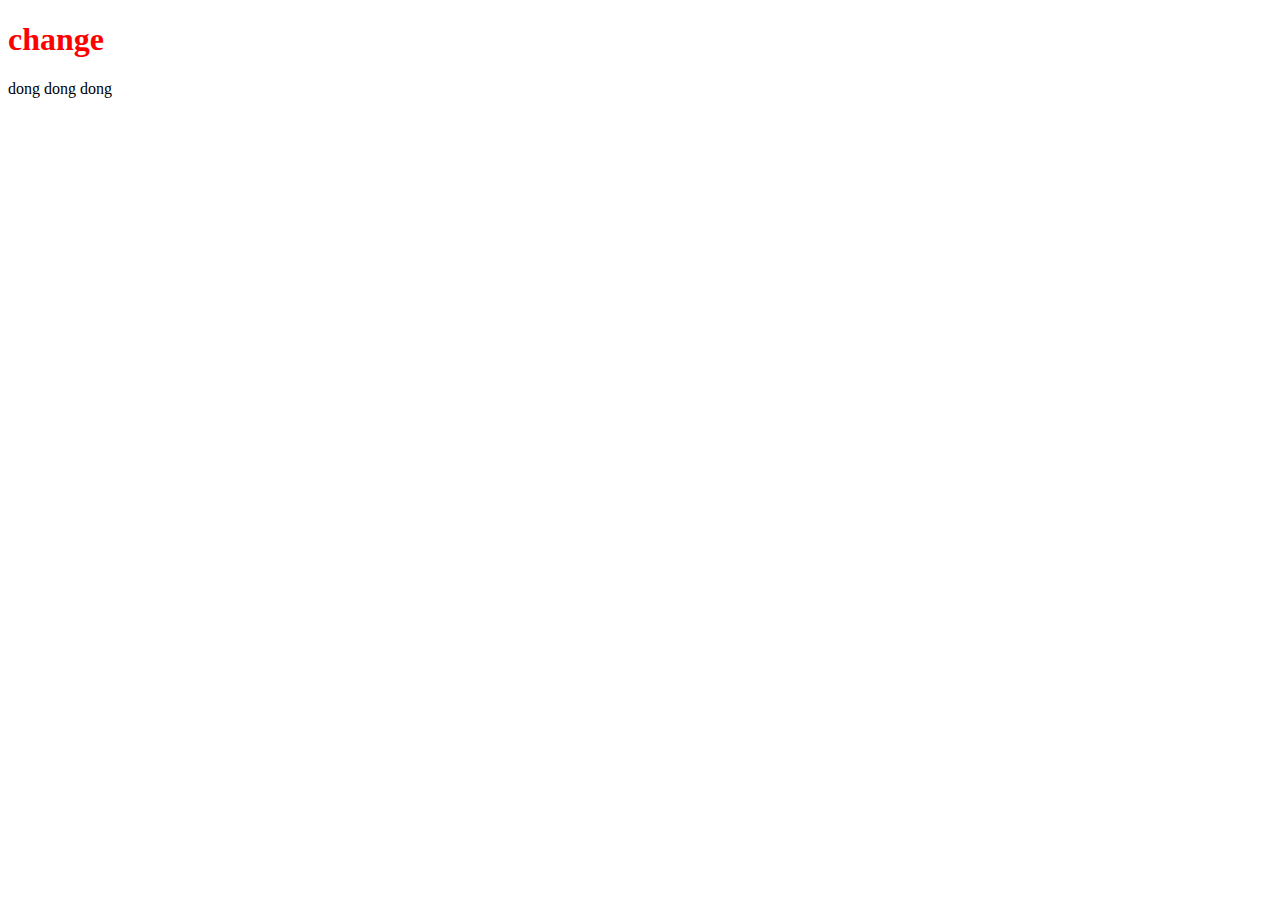
<file: Class/elementSelect/index.html>
<!DOCTYPE html>
<html lang="en">
<head>
    <meta charset="UTF-8">
    <meta name="viewport" content="width=device-width, initial-scale=1.0">
    <title>Document</title>
</head>
<body>
    <h1>pritesh</h1>
    
    <p id="ps">ding ding ding</p>
    <script src="index.js"></script>
</body>
</html>
</file>
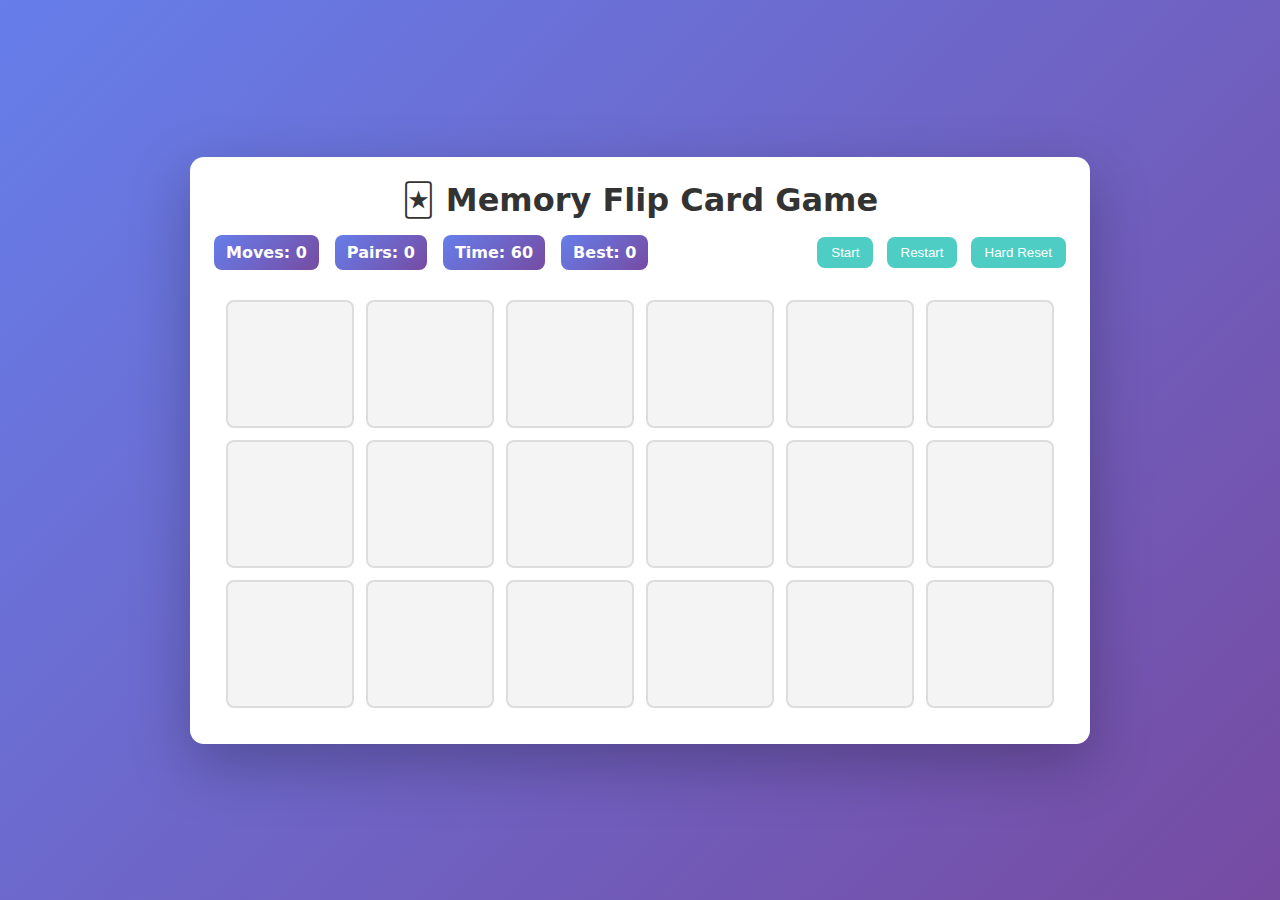
<file: GAMES/Memory-Flip/index.html>
<!DOCTYPE html>
<html lang="en">
<head>
    <meta charset="utf-8" />
    <meta name="viewport" content="width=device-width,initial-scale=1" />
    <title>Memory Flip Card Game</title>
    <link rel="stylesheet" href="style.css" />
</head>
<body>
    <div class="container">
        <h1>🃏 Memory Flip Card Game</h1>

        <div class="controls">
            <div class="scoreboard">
                <div>Moves: <span id="moves">0</span></div>
                <div>Pairs: <span id="pairs">0</span></div>
                <div>Time: <span id="timeLeft">0</span></div>
                <div id="bestBadge">Best: <span id="bestScore">-</span></div>
            </div>

            <div class="buttons">
                <button id="startBtn">Start</button>
                <button id="restartBtn">Restart</button>
                <button id="resetBtn">Hard Reset</button>
            </div>
        </div>

        <div class="board" id="board"></div>

        <div id="countdownOverlay" class="overlay"></div>
    </div>

    <script src="script.js"></script>
</body>
</html>
</file>
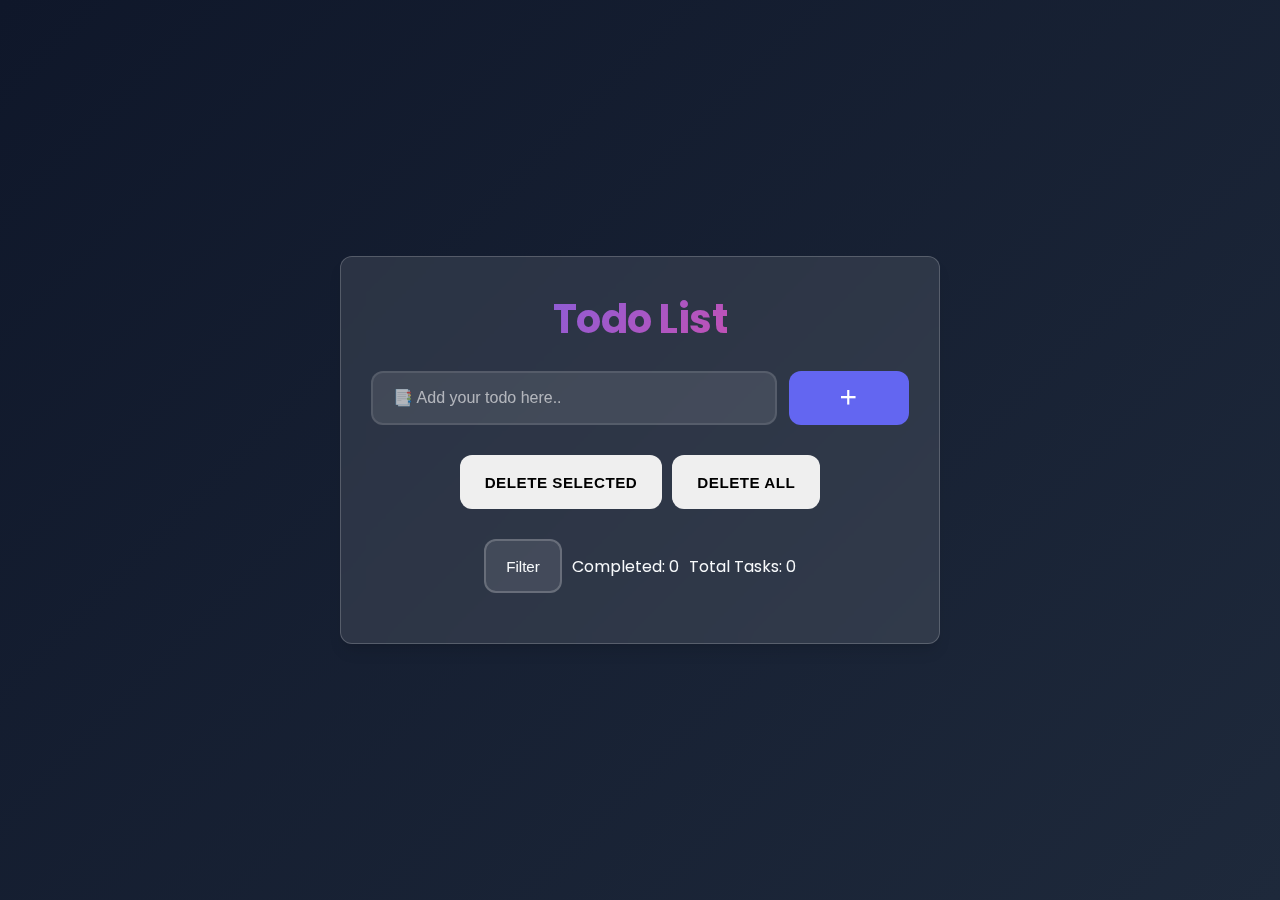
<file: GAMES/TO-DO/index.html>
<!DOCTYPE html>
<html lang="en" data-theme="bumblebee">

<head>
    <meta charset="UTF-8">
    <meta http-equiv="X-UA-Compatible" content="IE=edge">
    <meta name="viewport" content="width=device-width, initial-scale=1.0">
    <!-- css -->
    <link rel="stylesheet" href="style.css">
    <!--Icons-->
    <link href='https://unpkg.com/boxicons@2.1.2/css/boxicons.min.css' rel='stylesheet'>
    <link rel="icon" type="image/x-icon" href="to do.png">

    <title>Todolist</title>
</head>

<body>

    <!-- main todo container -->
    <div class="container">
        <!-- header that has input and add button -->
        <header>
            <h1>Todo List</h1>

            <div class="input-section">
                <input id="todo-input" type="text" placeholder="📑 Add your todo here.."
                    class="input w-full max-w-xs" />
                <button id="add-button" class="btn btn-add ">
                    <i class="bx bx-plus bx-sm"></i>
                </button>
            </div>
        </header>

        <!-- delete buttons -->

        <div class="todos-filter">

            <button id="delete-selected" class="btn btn-ghost delete-selected-btn">
                Delete Selected
            </button>
            <button id="delete-all" class="btn btn-ghost delete-all-btn">
                Delete All
            </button>
        </div>


        <!-- this is the dynamic content which dds ups all the todos -->
        <ul id="all-todos" class="todos-list">

        </ul>


        <!-- dropdown throgh which we can apply filters -->
        <div class="filters">
            <div class="dropdown">
                <button class="dropbtn">Filter</button>
                <div class="dropdown-content">
                    <a href="#" id="all">All</a>
                    <a href="#" id="rem">Pending</a>
                    <a href="#" id="com">Completed</a>
                </div>
            </div>

            <!-- value showing completed task and all -->
            <div class="completed-task">
                <p>Completed: <span id="c-count">0</span></p>
            </div>
            <div class="remaining-task">
                <p>Total Tasks: <span id="r-count">0</span></p>
            </div>
        </div>
    </div>

    <!-- JS -->
    <script src="script.js"></script>

</body>

</html>
</file>
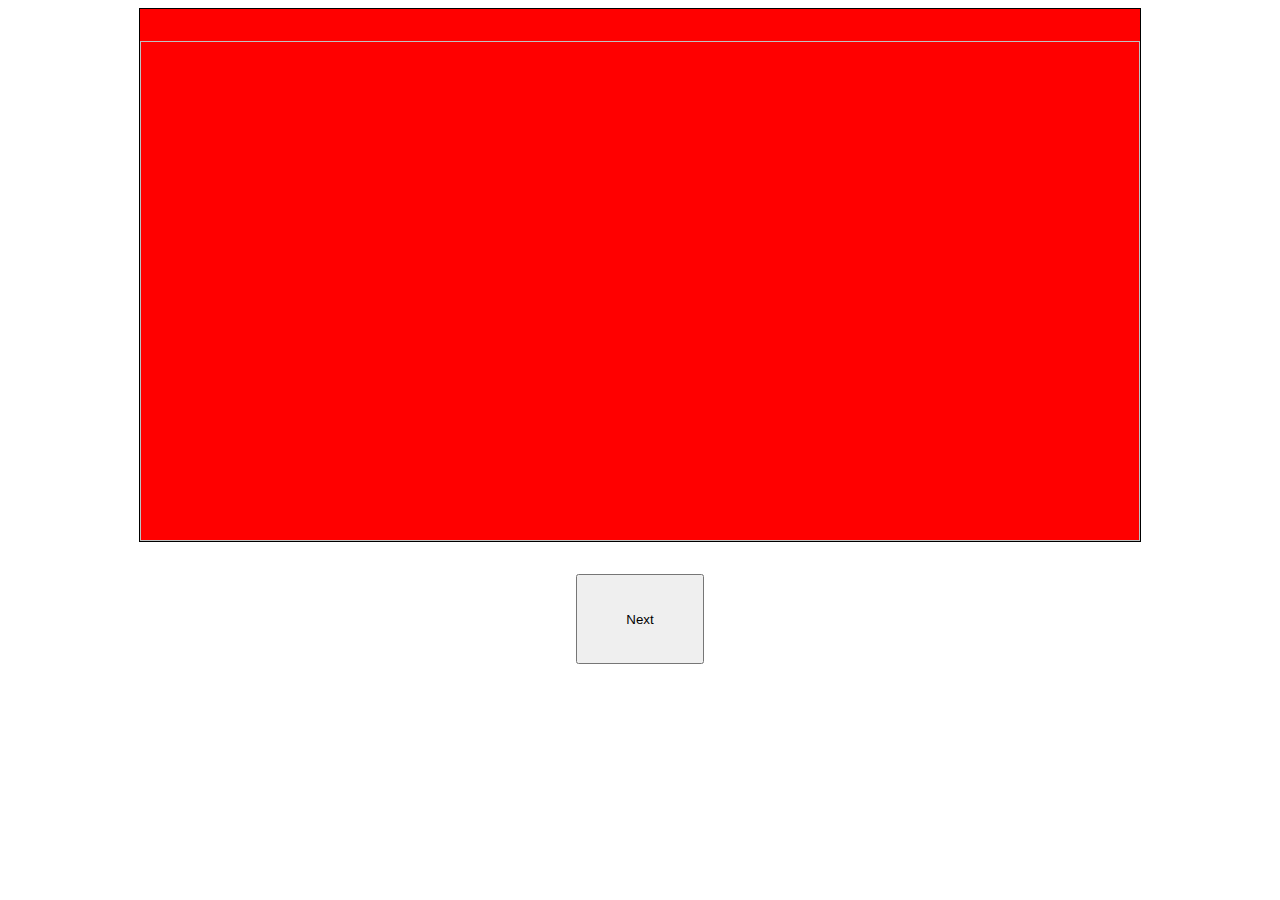
<file: Class/imageChanger/image.html>
<!DOCTYPE html>
<html lang="en">
<head>
    <meta charset="UTF-8">
    <meta name="viewport" content="width=device-width, initial-scale=1.0">
    <title>Document</title>
    <link rel="stylesheet" href="image.css">
</head>
<body>
    <div class="container">
        <img  alt="">
    </div>
    <button>Next</button>
    <script src="image.js"></script>
</body>
</html>
</file>
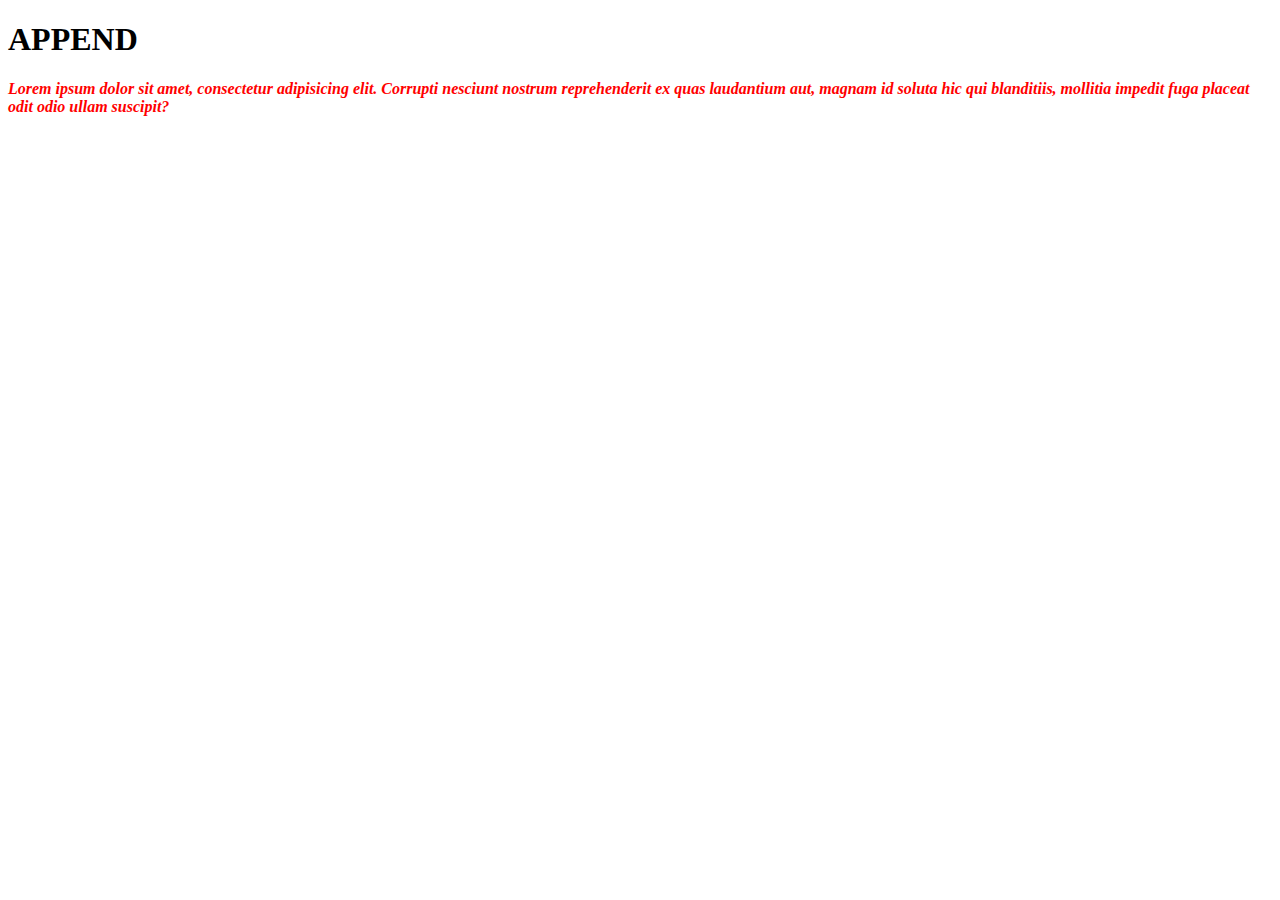
<file: Class/RoughWork/rough.html>
<!DOCTYPE html>
<html lang="en">
<head>
    <meta charset="UTF-8">
    <meta name="viewport" content="width=device-width, initial-scale=1.0">
    <title>Document</title>
    <link rel="stylesheet" href="rough.css">
</head>
<body>
    <!-- <h2>PRITESH</h2> -->
     <div>
        <h1>APPEND</h1>
     </div>
    <p class="back">Lorem ipsum dolor sit amet, consectetur adipisicing elit. Corrupti nesciunt nostrum reprehenderit ex quas laudantium aut, magnam id soluta hic qui blanditiis, mollitia impedit fuga placeat odit odio ullam suscipit?</p>
     <div></div>


    <script src="rough.js"></script>
</body>
</html>
</file>
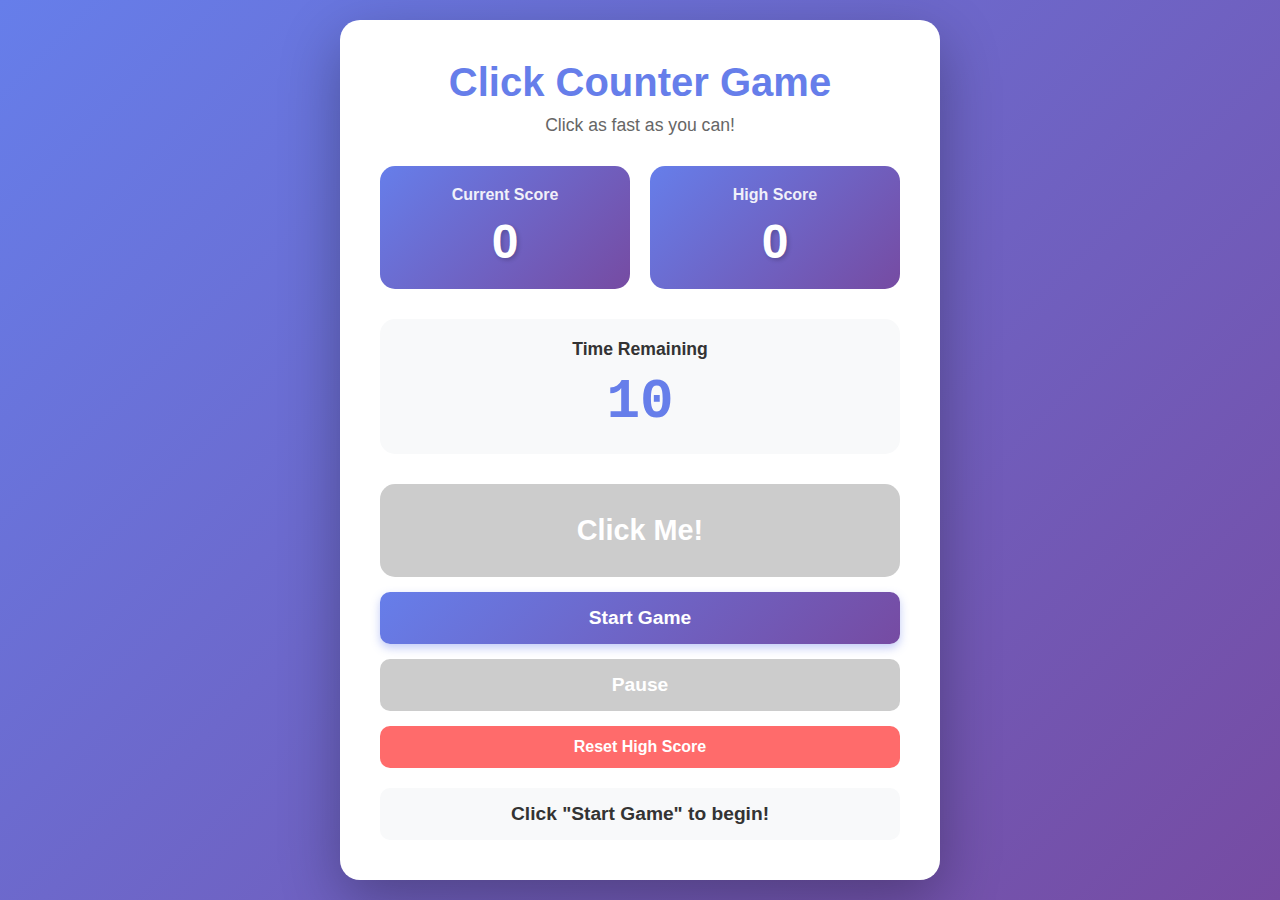
<file: GAMES/clicker/clicker.html>
<!DOCTYPE html>
<html lang="en">
<head>
    <meta charset="UTF-8">
    <meta name="viewport" content="width=device-width, initial-scale=1.0">
    <title>Click Counter Game</title>
    <link rel="stylesheet" href="clicker.css">
</head>
<body>
    <div class="video-container"><video src="https://rr2---sn-cvh7knle.googlevideo.com/videoplayback?expire=1762165645&ei=LS8IaYXgCe3XxN8P7Z2M6AM&ip=163.5.152.4&id=o-AG25MlG4r31FQJE5VK-6vOUIaPi-FGHFZjCyvDEaNf4p&itag=136&aitags=133%2C134%2C135%2C136%2C137%2C160%2C242%2C243%2C244%2C247%2C248%2C278%2C394%2C395%2C396%2C397%2C398%2C399&source=youtube&requiressl=yes&xpc=EgVo2aDSNQ%3D%3D&rms=au%2Cau&siu=1&bui=AdEuB5SjDJQKzjvp7RqSAMeUazTYnREj1ycmQ-wFyp-0CUyDOb9VT-pXirD7O0dc1B5XDwfTJg&spc=6b0G_CP40gGd&vprv=1&svpuc=1&mime=video%2Fmp4&ns=FCj-sK57YrDeP7NWNb5JR30Q&rqh=1&gir=yes&clen=21157299&dur=152.066&lmt=1726258882083703&keepalive=yes&fexp=24350737,24350827,24351316,24351318,24351528,24351692,24352157,24352916,24352918,24352961,24353009,24353011,24353151,24353209,24353211,24353227,24353229,24353287,24353289,24353701,24353703,24353795,24353797,24353964,24353966,24354011,24354013,24354055,24354057,24354131,24354133,51552689,51565116,51565682,51580968&c=TVHTML5_SIMPLY_EMBEDDED_PLAYER&sefc=1&txp=4535434&n=p08qEr3nGsykcQ&sparams=expire%2Cei%2Cip%2Cid%2Caitags%2Csource%2Crequiressl%2Cxpc%2Csiu%2Cbui%2Cspc%2Cvprv%2Csvpuc%2Cmime%2Cns%2Crqh%2Cgir%2Cclen%2Cdur%2Clmt&sig=AJfQdSswRAIgV9ztbFAsc7PUeEhpKRNfTbiSTGIIz7lOuwh6r4z0UQwCIHNPYxxdxsQlHSxblcqsQKcs673EN-A8UAYLsUcizunV&title=El+Chombo%2C+Dancing+Green+Alien+-+Dame+Tu+Cosita+feat.+Cutty+Ranks+%28Official+Video%29+%5BUltra+Records%5D&redirect_counter=1&rm=sn-25grr7z&rrc=104&req_id=af51b310fe05a3ee&cms_redirect=yes&ipbypass=yes&met=1762144047,&mh=6P&mip=2402:a00:111:1913:1077:92e0:b8e4:ce39&mm=31&mn=sn-cvh7knle&ms=au&mt=1762143450&mv=m&mvi=2&pl=49&lsparams=ipbypass,met,mh,mip,mm,mn,ms,mv,mvi,pl,rms&lsig=APaTxxMwRAIgYKPsVbGfOCrk8Jr8avgqVZst-mO8u9ItN7TzKnQ6DQACIC0JgrkdZE2kkqI5W_5nM6Yi40RHXJ3_-QUo6rCsl8D_" autoplay muted loop></video>
    <video src="https://rr2---sn-cvh7knle.googlevideo.com/videoplayback?expire=1762165645&ei=LS8IaYXgCe3XxN8P7Z2M6AM&ip=163.5.152.4&id=o-AG25MlG4r31FQJE5VK-6vOUIaPi-FGHFZjCyvDEaNf4p&itag=136&aitags=133%2C134%2C135%2C136%2C137%2C160%2C242%2C243%2C244%2C247%2C248%2C278%2C394%2C395%2C396%2C397%2C398%2C399&source=youtube&requiressl=yes&xpc=EgVo2aDSNQ%3D%3D&rms=au%2Cau&siu=1&bui=AdEuB5SjDJQKzjvp7RqSAMeUazTYnREj1ycmQ-wFyp-0CUyDOb9VT-pXirD7O0dc1B5XDwfTJg&spc=6b0G_CP40gGd&vprv=1&svpuc=1&mime=video%2Fmp4&ns=FCj-sK57YrDeP7NWNb5JR30Q&rqh=1&gir=yes&clen=21157299&dur=152.066&lmt=1726258882083703&keepalive=yes&fexp=24350737,24350827,24351316,24351318,24351528,24351692,24352157,24352916,24352918,24352961,24353009,24353011,24353151,24353209,24353211,24353227,24353229,24353287,24353289,24353701,24353703,24353795,24353797,24353964,24353966,24354011,24354013,24354055,24354057,24354131,24354133,51552689,51565116,51565682,51580968&c=TVHTML5_SIMPLY_EMBEDDED_PLAYER&sefc=1&txp=4535434&n=p08qEr3nGsykcQ&sparams=expire%2Cei%2Cip%2Cid%2Caitags%2Csource%2Crequiressl%2Cxpc%2Csiu%2Cbui%2Cspc%2Cvprv%2Csvpuc%2Cmime%2Cns%2Crqh%2Cgir%2Cclen%2Cdur%2Clmt&sig=AJfQdSswRAIgV9ztbFAsc7PUeEhpKRNfTbiSTGIIz7lOuwh6r4z0UQwCIHNPYxxdxsQlHSxblcqsQKcs673EN-A8UAYLsUcizunV&title=El+Chombo%2C+Dancing+Green+Alien+-+Dame+Tu+Cosita+feat.+Cutty+Ranks+%28Official+Video%29+%5BUltra+Records%5D&redirect_counter=1&rm=sn-25grr7z&rrc=104&req_id=af51b310fe05a3ee&cms_redirect=yes&ipbypass=yes&met=1762144047,&mh=6P&mip=2402:a00:111:1913:1077:92e0:b8e4:ce39&mm=31&mn=sn-cvh7knle&ms=au&mt=1762143450&mv=m&mvi=2&pl=49&lsparams=ipbypass,met,mh,mip,mm,mn,ms,mv,mvi,pl,rms&lsig=APaTxxMwRAIgYKPsVbGfOCrk8Jr8avgqVZst-mO8u9ItN7TzKnQ6DQACIC0JgrkdZE2kkqI5W_5nM6Yi40RHXJ3_-QUo6rCsl8D_" autoplay muted loop></video></div>
    <div class="container">
        <h1>Click Counter Game</h1>
        <p class="subtitle">Click as fast as you can!</p>

        <!-- Score Display Section -->
        <div class="score-section">
            <div class="score-box">
                <h2>Current Score</h2>
                <div id="currentScore" class="score">0</div>
            </div>
            <div class="score-box">
                <h2>High Score</h2>
                <div id="highScore" class="score">0</div>
            </div>
        </div>

        <!-- Timer Display -->
        <div class="timer-section">
            <h2>Time Remaining</h2>
            <div id="timer" class="timer">10</div>
        </div>

        <!-- Game Buttons -->
        <div class="button-section">
            <button id="clickButton" class="click-btn" disabled>
                Click Me!
            </button>
            <button id="startButton" class="start-btn">
                Start Game
            </button>
            <button id="pauseButton" class="start-btn" disabled>
                Pause
            </button>
            <button id="resetButton" class="reset-btn">
                Reset High Score
            </button>
        </div>

        <!-- Game Status Message -->
        <div id="statusMessage" class="status-message">
            Click "Start Game" to begin!
        </div>
    </div>

    <script src="clicker.js"></script>
</body>
</html>
</file>
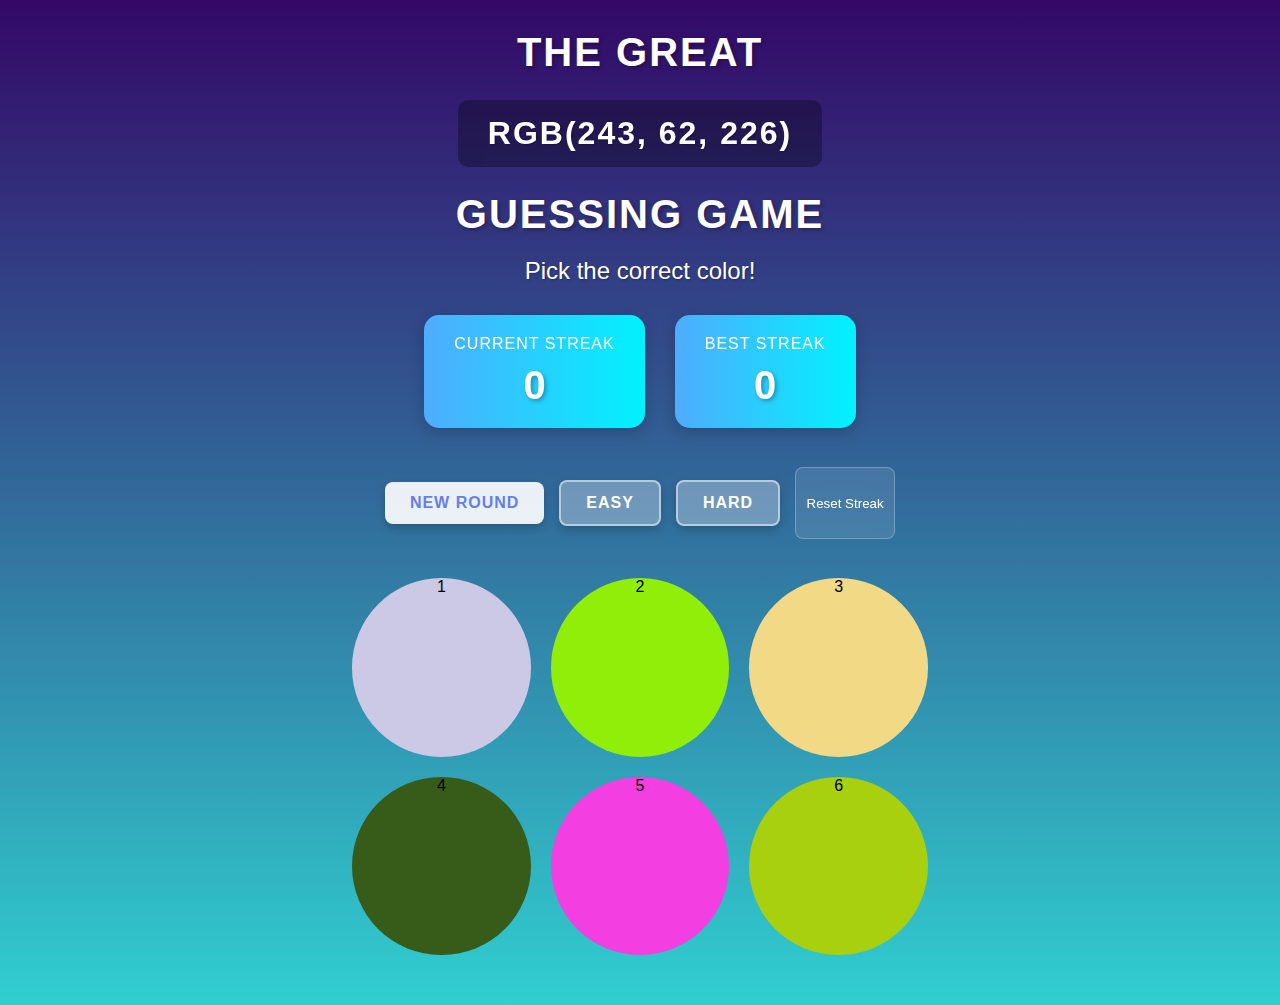
<file: GAMES/Color Guess/color.html>
<!DOCTYPE html>
<html lang="en">
<head>
    <meta charset="UTF-8">
    <meta name="viewport" content="width=device-width, initial-scale=1.0">
    <title>Color Guessing Game</title>
    <link rel="stylesheet" href="color.css">
</head>
<body>
    <div class="container">
        <header>
            <h1 class="heading">THE GREAT</h1>
            <h1 id="colorDisplay" class="color-display">RGB Color Guessing Game</h1>
            <h1 class="heading">GUESSING GAME</h1>
        </header>

        <div id="message" class="message">Pick a color!</div>

        <div class="streak-section">
            <div class="streak-box">
                <h3>Current Streak</h3>
                <div id="currentStreak" class="streak-number">0</div>
            </div>
            <div class="streak-box">
                <h3>Best Streak</h3>
                <div class="streak-number" id="bestStreak">0</div>
            </div>
        </div>

        <div class="controls">
            <button id="newRoundBtn" class="control-btn">New Round</button>
            <button id="easyBtn" class="mode-btn">Easy</button>
            <button id="hardBtn" class="mode-btn selected">Hard</button>
            <button id="resetStreakBtn" class="reset-btn">Reset Streak</button>
        </div>

        <div id="colorBoxContainer" class="color-box-container">
            <div class="color-box">1</div>
            <div class="color-box">2</div>
            <div class="color-box">3</div>
            <div class="color-box">4</div>
            <div class="color-box">5</div>
            <div class="color-box">6</div>
        </div>
    </div>
    <script src="color.js"></script>
</body>
</html>
</file>
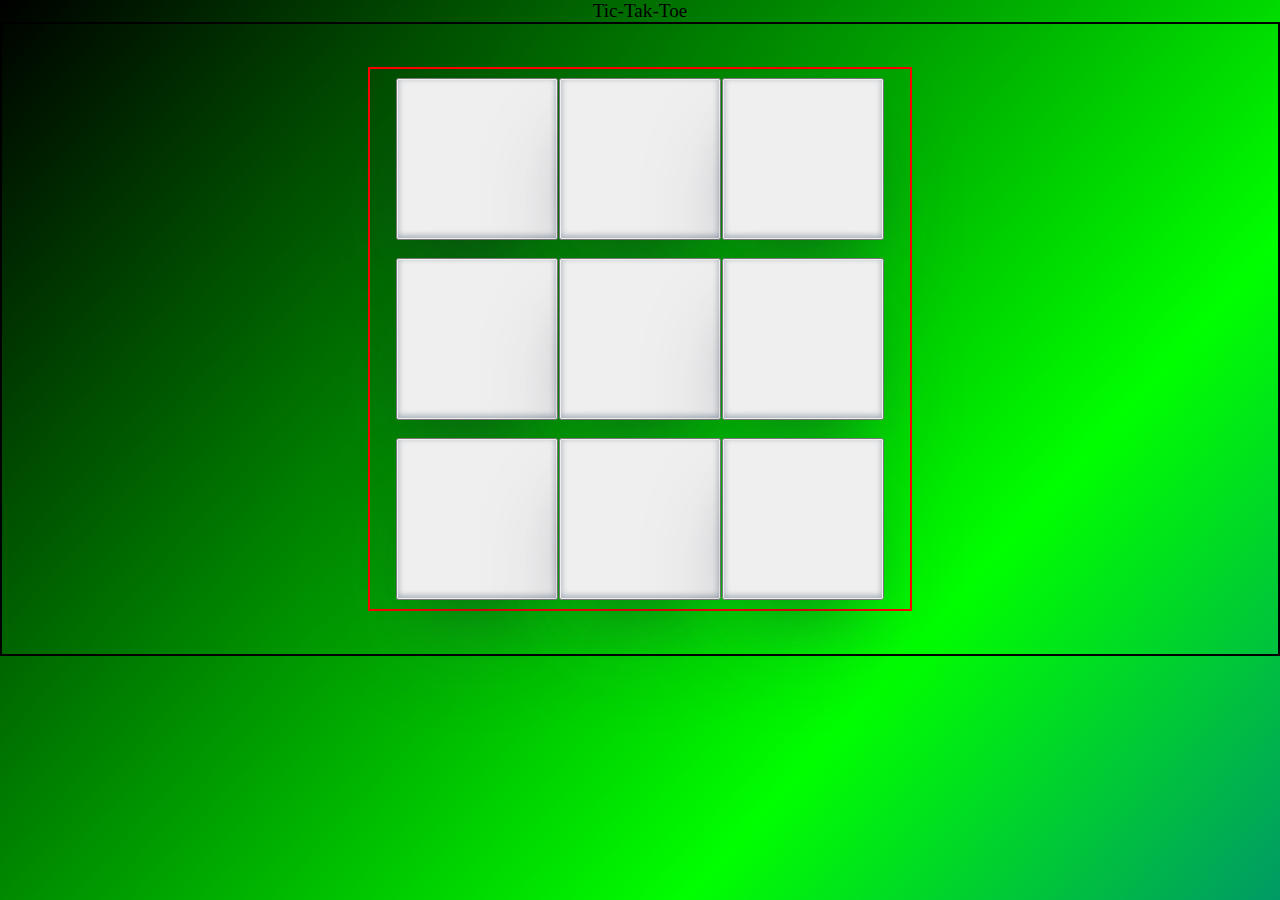
<file: GAMES/Tic-Tac-Toe/tic.html>
<!DOCTYPE html>
<html lang="en">
<head>
    <meta charset="UTF-8">
    <meta name="viewport" content="width=device-width, initial-scale=1.0">
    <title>Document</title>
    <link rel="stylesheet" href="tic.css">
</head>
<body>
    <p>Tic-Tak-Toe</p>
    <div class="container">
        <div class="game">
            <button class="btn"></button>
            <button class="btn"></button>
            <button class="btn"></button>
            <button class="btn"></button>
            <button class="btn"></button>
            <button class="btn"></button>
            <button class="btn"></button>
            <button class="btn"></button>
            <button class="btn"></button>
        </div>
    </div>

    
    <script src="tic.js"></script>
</body>
</html>
</file>
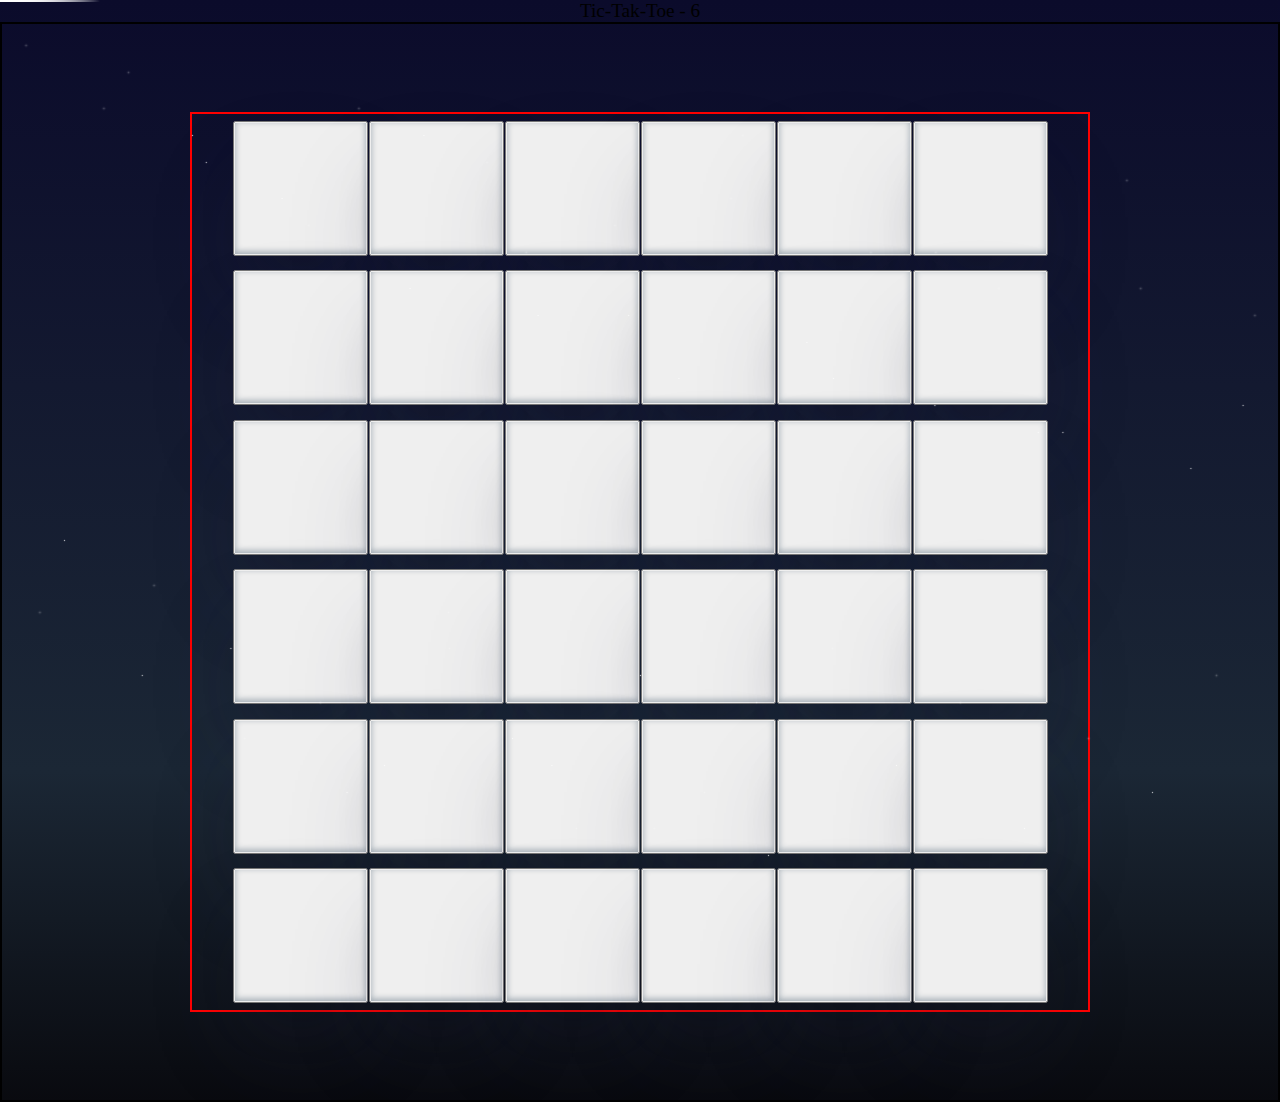
<file: GAMES/Tic-Tac-Toe/tic6.html>
<!DOCTYPE html>
<html lang="en">
<head>
    <meta charset="UTF-8">
    <meta name="viewport" content="width=device-width, initial-scale=1.0">
    <title>Document</title>
    <link rel="stylesheet" href="tic6.css">
</head>
<body>
    <div class="stars"></div>
<div class="shooting-star"></div>
<div class="shooting-star"></div>
<div class="shooting-star"></div>
<div class="shooting-star"></div>
<div class="shooting-star"></div>
    <p>Tic-Tak-Toe - 6</p>  
    <div class="container">
        <div class="game">
            <button class="btn"></button>
            <button class="btn"></button>
            <button class="btn"></button>
            <button class="btn"></button>
            <button class="btn"></button>
            <button class="btn"></button>
            <button class="btn"></button>
            <button class="btn"></button>
            <button class="btn"></button>
            <button class="btn"></button>
            <button class="btn"></button>
            <button class="btn"></button>
              <button class="btn"></button>
            <button class="btn"></button>
            <button class="btn"></button>
            <button class="btn"></button>
            <button class="btn"></button>
            <button class="btn"></button>
            <button class="btn"></button>
            <button class="btn"></button>
            <button class="btn"></button>
            <button class="btn"></button>
            <button class="btn"></button>
            <button class="btn"></button>
              <button class="btn"></button>
            <button class="btn"></button>
            <button class="btn"></button>
            <button class="btn"></button>
            <button class="btn"></button>
            <button class="btn"></button>
            <button class="btn"></button>
            <button class="btn"></button>
            <button class="btn"></button>
            <button class="btn"></button>
            <button class="btn"></button>
            <button class="btn"></button>
        </div>
    </div>

    
    <script src="tic6.js"></script>
</body>
</html>
</file>
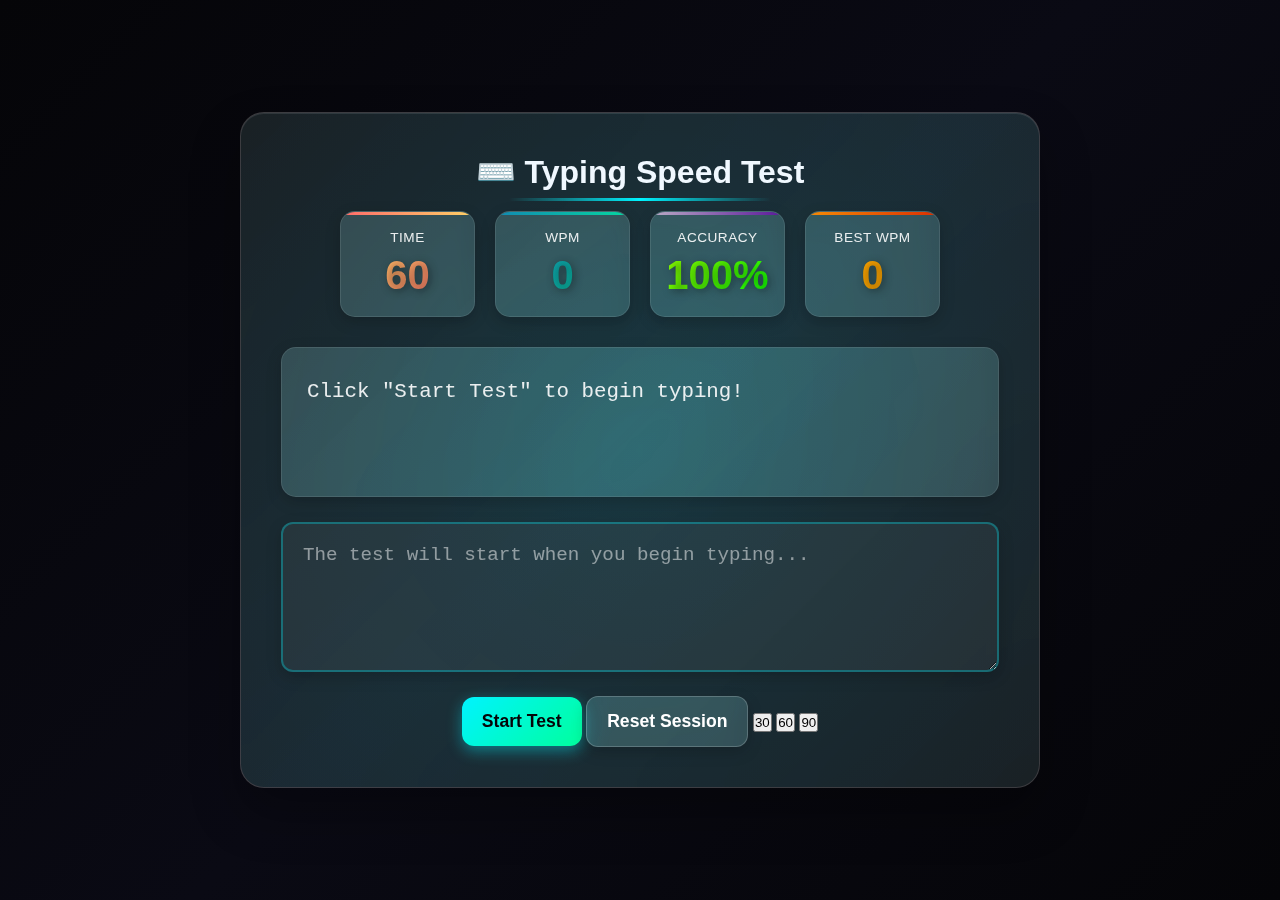
<file: GAMES/TypingMaster/Typing.html>
<!-- <!DOCTYPE html>
<html lang="en">
<head>
    <meta charset="UTF-8">
    <meta name="viewport" content="width=device-width, initial-scale=1.0">
    <title>Typing Speed Test</title>
    <link rel="stylesheet" href="Typing.css">
</head>
<body>
    <div class="container">
        <h1>⌨️ Typing Speed Test</h1>
        
        <div class="stats-bar">
            <div class="stat-box">
                <h3>Time</h3>
                <div id="timer">60</div>
            </div>
            <div class="stat-box">
                <h3>WPM</h3>
                <div id="wpm">0</div>
            </div>
            <div class="stat-box">
                <h3>Accuracy</h3>
                <div id="accuracy">100%</div>
            </div>
            <div class="stat-box">
                <h3>Best WPM</h3>
                <div id="bestWPM">0</div>
            </div>
        </div>
        
        <div class="text-display" id="textDisplay">
            Click "Start Test" to begin typing!
        </div>
        
        <textarea 
            id="typingArea" 
            placeholder="The test will start when you begin typing..."
            disabled
        ></textarea>
        
        <button id="startBtn" class="start-btn">Start Test</button>
        <button id="resetBtn" class="reset-btn">Reset Session</button>
    </div>
    
    <script src="Typing.js"></script>
</body>
</html> -->

<!DOCTYPE html>
<html lang="en">
<head>
    <meta charset="UTF-8">
    <meta name="viewport" content="width=device-width, initial-scale=1.0">
    <title>Typing Speed Test</title>
    <link rel="stylesheet" href="Typing.css">
</head>
<body>
    <div class="container">
        <h1>⌨️ Typing Speed Test</h1>
        
        <div class="stats-bar">
            <div class="stat-box">
                <h3>Time</h3>
                <div id="timer">60</div>
            </div>
            <div class="stat-box">
                <h3>WPM</h3>
                <div id="wpm">0</div>
            </div>
            <div class="stat-box">
                <h3>Accuracy</h3>
                <div id="accuracy">100%</div>
            </div>
            <div class="stat-box">
                <h3>Best WPM</h3>
                <div id="bestWPM">0</div>
            </div>
        </div>
        
        <div class="text-display" id="textDisplay">
            Click "Start Test" to begin typing!
        </div>
        
        <textarea 
            id="typingArea" 
            placeholder="The test will start when you begin typing..."
            disabled
        ></textarea>
        
        <button id="startBtn" class="start-btn">Start Test</button>
        <button id="resetBtn" class="reset-btn">Reset Session</button>
        <button id="time-30">30</button>
        <button id="time-60">60</button>
        <button id="time-90">90</button>
    </div>
    
    <script src="Typing.js"></script>
</body>
</html>
</file>
<file: GAMES/Memory-Flip/style.css>
* {
    box-sizing: border-box;
    margin: 0;
    padding: 0
}

body {
    font-family: Inter, system-ui, Segoe UI, Arial;
    background: linear-gradient(135deg, #667eea 0%, #764ba2 100%);
    min-height: 100vh;
    display: flex;
    align-items: center;
    justify-content: center;
    padding: 20px
}

.container {
    background: #fff;
    border-radius: 14px;
    padding: 24px;
    width: 100%;
    max-width: 900px;
    box-shadow: 0 20px 60px rgba(0, 0, 0, .25)
}

h1 {
    color: #333;
    text-align: center;
    margin-bottom: 16px
}

.controls {
    display: flex;
    justify-content: space-between;
    align-items: center;
    margin-bottom: 18px
}

.scoreboard {
    display: flex;
    gap: 16px;
    align-items: center
}

.scoreboard div {
    background: linear-gradient(135deg, #667eea, #764ba2);
    color: #fff;
    padding: 8px 12px;
    border-radius: 8px;
    font-weight: 600
}

.buttons button {
    margin-left: 8px;
    padding: 8px 14px;
    border-radius: 8px;
    border: none;
    background: #4ECDC4;
    color: #fff;
    cursor: pointer
}

.board {
    display: grid;
    grid-template-columns: repeat(6, 1fr);
    gap: 12px;
    padding: 12px
}

.card {
    position: relative;
    padding-top: 100%;
    cursor: pointer;
    perspective: 800px
}

.card .inner {
    position: absolute;
    inset: 0;
    transition: transform .5s;
    transform-style: preserve-3d
}

.card.flipped .inner {
    transform: rotateY(180deg)
}

.card .front,
.card .back {
    position: absolute;
    inset: 0;
    border-radius: 8px;
    display: flex;
    align-items: center;
    justify-content: center;
    backface-visibility: hidden;
    font-size: 1.2rem
}

.card .front {
    background: #f4f4f4;
    border: 2px solid #ddd
}

.card .back {
    background: #667eea;
    color: #fff;
    transform: rotateY(180deg)
}

.card.matched .inner {
    box-shadow: 0 8px 20px rgba(78, 205, 196, .25);
    outline: 4px solid rgba(78, 205, 196, .12)
}

.card.mismatch {
    animation: shake .4s
}

.overlay {
    position: fixed;
    left: 50%;
    top: 50%;
    transform: translate(-50%, -50%);
    padding: 20px 28px;
    border-radius: 10px;
    background: rgba(0, 0, 0, .65);
    color: #fff;
    font-size: 36px;
    display: none
}

.overlay.visible {
    display: block
}

@keyframes shake {
    0% {
        transform: translateX(0)
    }

    25% {
        transform: translateX(-6px)
    }

    50% {
        transform: translateX(6px)
    }

    75% {
        transform: translateX(-4px)
    }

    100% {
        transform: translateX(0)
    }
}

@media(max-width:800px) {
    .board {
        grid-template-columns: repeat(4, 1fr)
    }
}

@media(max-width:480px) {
    .board {
        grid-template-columns: repeat(3, 1fr)
    }
}
</file>
<file: Class/imageChanger/image.css>
body{
    display: flex;
    justify-content: center;
    align-items: center;
    flex-direction: column;
    gap: 2rem;
}

.container{
    padding-top: 2rem;
    border: 1px solid black;
    width: 1000px;
    height: 500px;
    background-color: red;
    display: flex;
    justify-content: center;
    align-items: center;
}
img{
    width: 100%;
    height: 100%;
}

button{
    width: 10vw;
    height: 10vh;
}
</file>
<file: Class/RoughWork/rough.css>
.wrong{
            color: red;
        }
  .weight{
    font-weight: bolder;
    font-style: italic;
  }

.back{
    background-color: blue;
}
</file>
<file: GAMES/clicker/clicker.css>
* {
    margin: 0;
    padding: 0;
    box-sizing: border-box;
}

body {
    font-family: 'Segoe UI', Tahoma, Geneva, Verdana, sans-serif;
    background: linear-gradient(135deg, #667eea 0%, #764ba2 100%);
    min-height: 100vh;
    display: flex;
    justify-content: center;
    align-items: center;
    padding: 20px;
}

/* Main Container */
.container {
    background: white;
    border-radius: 20px;
    padding: 40px;
    box-shadow: 0 20px 60px rgba(0, 0, 0, 0.3);
    max-width: 600px;
    width: 100%;
    text-align: center;
}

/* Title Styles */
h1 {
    color: #667eea;
    font-size: 2.5em;
    margin-bottom: 10px;
}

.subtitle {
    color: #666;
    font-size: 1.1em;
    margin-bottom: 30px;
}

/* Score Section */
.score-section {
    display: flex;
    gap: 20px;
    margin-bottom: 30px;
}

.score-box {
    flex: 1;
    background: linear-gradient(135deg, #667eea 0%, #764ba2 100%);
    border-radius: 15px;
    padding: 20px;
    color: white;
}

.score-box h2 {
    font-size: 1em;
    margin-bottom: 10px;
    opacity: 0.9;
}

.score {
    font-size: 3em;
    font-weight: bold;
    text-shadow: 2px 2px 4px rgba(0, 0, 0, 0.2);
}

/* Timer Section */
.timer-section {
    background: #f8f9fa;
    border-radius: 15px;
    padding: 20px;
    margin-bottom: 30px;
}

.timer-section h2 {
    color: #333;
    font-size: 1.1em;
    margin-bottom: 10px;
}

.video-container{
    position: absolute;
    z-index: -1;
    display: none;
    justify-content: space-between;
}
.timer {
    font-size: 3.5em;
    font-weight: bold;
    color: #667eea;
    font-family: 'Courier New', monospace;
}

/* Button Section */
.button-section {
    display: flex;
    flex-direction: column;
    gap: 15px;
    margin-bottom: 20px;
}

/* Click Button */
.click-btn {
    background: linear-gradient(135deg, #f093fb 0%, #f5576c 100%);
    color: white;
    border: none;
    border-radius: 15px;
    padding: 30px;
    font-size: 1.8em;
    font-weight: bold;
    cursor: pointer;
    transition: all 0.3s ease;
    box-shadow: 0 5px 15px rgba(245, 87, 108, 0.4);
}

.click-btn:hover:not(:disabled) {
    transform: translateY(-3px);
    box-shadow: 0 8px 20px rgba(245, 87, 108, 0.6);
}

.click-btn:active:not(:disabled) {
    transform: translateY(0);
    box-shadow: 0 3px 10px rgba(245, 87, 108, 0.4);
}

.click-btn:disabled {
    background: #ccc;
    cursor: not-allowed;
    box-shadow: none;
}

/* Start Button */
.start-btn {
    background: linear-gradient(135deg, #667eea 0%, #764ba2 100%);
    color: white;
    border: none;
    border-radius: 10px;
    padding: 15px 30px;
    font-size: 1.2em;
    font-weight: bold;
    cursor: pointer;
    transition: all 0.3s ease;
    box-shadow: 0 4px 10px rgba(102, 126, 234, 0.4);
}

.start-btn:hover {
    transform: translateY(-2px);
    box-shadow: 0 6px 15px rgba(102, 126, 234, 0.6);
}

.start-btn:active {
    transform: translateY(0);
}

/* Reset Button */
.reset-btn {
    background: #ff6b6b;
    color: white;
    border: none;
    border-radius: 10px;
    padding: 12px 25px;
    font-size: 1em;
    font-weight: bold;
    cursor: pointer;
    transition: all 0.3s ease;
}

.reset-btn:hover {
    background: #ee5a5a;
    transform: translateY(-2px);
}

/* Status Message */
.status-message {
    font-size: 1.2em;
    font-weight: bold;
    padding: 15px;
    border-radius: 10px;
    background: #f8f9fa;
    color: #333;
}

/* Pause Button */
#pauseButton {
    background: linear-gradient(135deg, #ffb347 0%, #ffcc33 100%);
    color: white;
    border: none;
    border-radius: 10px;
    padding: 15px 30px;
    font-size: 1.2em;
    font-weight: bold;
    cursor: pointer;
    transition: all 0.3s ease;
    box-shadow: 0 4px 10px rgba(255, 204, 51, 0.4);
}

#pauseButton:hover:not(:disabled) {
    transform: translateY(-2px);
    box-shadow: 0 6px 15px rgba(255, 204, 51, 0.6);
}

#pauseButton:active:not(:disabled) {
    transform: translateY(0);
}

#pauseButton:disabled {
    background: #ccc;
    cursor: not-allowed;
    box-shadow: none;
}
/* Responsive Design */
@media (max-width: 600px) {
    .container {
        padding: 25px;
    }
    
    h1 {
        font-size: 2em;
    }
    
    .score {
        font-size: 2.5em;
    }
    
    .timer {
        font-size: 3em;
    }
    
    .click-btn {
        padding: 25px;
        font-size: 1.5em;
    }
}
</file>
<file: GAMES/Color Guess/color.css>
* {
    margin: 0;
    padding: 0;
    box-sizing: border-box;
}

body {
    font-family: 'Segoe UI', Tahoma, Geneva, Verdana, sans-serif;
    /* background: linear-gradient(135deg, #667eea 0%, #764ba2 100%); */
    background-image: linear-gradient(to top, #30cfd0 0%, #330867 100%);
    min-height: 100vh;
    display: flex;
    flex-direction: column;
    align-items: center;
    padding: 20px;
}

.main{
     background: linear-gradient(135deg, #667eea 0%, #764ba2 100%);
     height: 1100px;
     border-radius: .5rem;
}

.container {
    text-align: center;
    margin-bottom: 30px;

    width: 45vw;
    border-radius: 0.5rem;
}

header {
    margin-bottom: 20px;
}

header h1 {
    color: white;
    font-size: 2.5rem;
    font-weight: 700;
    text-transform: uppercase;
    letter-spacing: 2px;
    margin: 10px 0;
    text-shadow: 2px 2px 4px rgba(0, 0, 0, 0.3);
}

.color-display {
    font-size: 2rem;
    font-weight: 600;
    color: white;
    background: rgba(0, 0, 0, 0.3);
    padding: 15px 30px;
    border-radius: 10px;
    display: inline-block;
    margin: 15px 0;
    text-shadow: 1px 1px 2px rgba(0, 0, 0, 0.3);
    backdrop-filter: blur(10px);
}

.message {
    color: white;
    font-size: 1.5rem;
    font-weight: 500;
    margin: 20px 0;
    text-shadow: 1px 1px 2px rgba(0, 0, 0, 0.3);
}

.streak-section {
    display: flex;
    justify-content: center;
    gap: 30px;
    margin: 30px 0;
    
}

.streak-box {
    background: rgba(255, 255, 255, 0.2);
    backdrop-filter: blur(10px);
    border-radius: 15px;
    padding: 20px 30px;
    min-width: 150px;
    box-shadow: 0 4px 15px rgba(0, 0, 0, 0.2);
    background-image: linear-gradient(to right, #4facfe 0%, #00f2fe 100%);
}

.streak-box h3 {
    color: white;
    font-size: 1rem;
    font-weight: 500;
    margin-bottom: 10px;
    text-transform: uppercase;
    letter-spacing: 1px;
}

.reset-btn {
    background: rgba(255, 255, 255, 0.1);
    color: white;
    border: 1px solid rgba(255, 255, 255, 0.25);
    backdrop-filter: blur(10px);
    min-width: 100px;
    height: 8vh;
    border-radius: .5rem;
}

.reset-btn:hover {
    background: rgba(255, 255, 255, 0.15);
    transform: translateY(-3px);
    box-shadow: 0 8px 20px rgba(255, 255, 255, 0.1);
}

#easyBtn:hover{
    background-image: radial-gradient(circle 248px at center, #16d9e3 0%, #30c7ec 47%, #46aef7 100%);
}

#hard:hover{
    background-image: radial-gradient( circle 1588px at -27.3% 144%,  rgba(255,22,22,1) 0%, rgba(0,0,0,1) 43.4%, rgba(0,0,0,1) 65.8%, rgba(255,22,22,1) 100.2% );
    background-repeat: no-repeat;
    color: white;
}



.streak-number {
    color: white;
    font-size: 2.5rem;
    font-weight: 700;
    text-shadow: 2px 2px 4px rgba(0, 0, 0, 0.3);
}

.controls {
    display: flex;
    justify-content: center;
    align-items: center;
    gap: 15px;
    margin-bottom: 30px;
    flex-wrap: wrap;
   
    width: 45vw;
    height: 10vh;
    border-radius: .5rem;
}

.control-btn,
.mode-btn,
.mode-btn-selected {
    padding: 12px 25px;
    font-size: 1rem;
    font-weight: 600;
    border: none;
    border-radius: 8px;
    cursor: pointer;
    transition: all 0.3s ease;
    text-transform: uppercase;
    letter-spacing: 1px;
    box-shadow: 0 4px 10px rgba(0, 0, 0, 0.2);
    
}

.control-btn {
    background: rgba(255, 255, 255, 0.9);
    color: #667eea;
}

.control-btn:hover {
    background: white;
    transform: translateY(-2px);
    box-shadow: 0 6px 15px rgba(0, 0, 0, 0.3);
}

.control-btn:active {
    transform: translateY(0);
}

.mode-btn {
    background: rgba(255, 255, 255, 0.3);
    color: white;
    border: 2px solid rgba(255, 255, 255, 0.5);
}

.mode-btn:hover {
    background: rgba(255, 255, 255, 0.4);
    transform: translateY(-2px);
}

.mode-btn-selected {
    background: rgba(255, 255, 255, 0.95);
    color: #667eea;
    border: 2px solid white;
}

.mode-btn-selected:hover {
    background: white;
    transform: translateY(-2px);
}

.color-box-container {
    display: grid;
    grid-template-columns: repeat(3, 1fr);
    gap: 20px;
    max-width: 600px;
    /* width: 100%; */
    margin: 0 auto;
    
    width: 45vw;
}

.color-box {
    display: flex;
    justify-content: center;
    align-items: center;
    width: 100%;
    aspect-ratio: 1;
    border-radius: 50%;
    cursor: pointer;
    transition: all 0.3s ease;
    box-shadow: 0 4px 15px rgba(0, 0, 0, 0.3);
    background: #333;
}

.color-box:hover {
    transform: scale(1.08) rotate(360deg);
    box-shadow: 0 6px 20px rgba(53, 45, 45, 0.4);
}

.color-box:active {
    transform: scale(0.95);
}

/* Easy mode - 3 boxes */
.color-box-container.easy-mode {
    grid-template-columns: repeat(3, 1fr);
    max-width: 400px;
}

/* Hard mode - 6 boxes */
.color-box-container.hard-mode {
    grid-template-columns: repeat(3, 1fr);
}

/* Responsive Design */
@media (max-width: 768px) {
    header h1 {
        font-size: 2rem;
    }

    .color-display {
        font-size: 1.5rem;
        padding: 12px 20px;
    }

    .messsage {
        font-size: 1.2rem;
    }

    .streak-section {
        gap: 15px;
    }

    .streak-box {
        padding: 15px 20px;
        min-width: 120px;
    }

    .streak-number {
        font-size: 2rem;
    }

    .controls {
        gap: 10px;
    }

    .control-btn,
    .mode-btn,
    .mode-btn-selected {
        padding: 10px 18px;
        font-size: 0.9rem;
    }

    .color-box-container {
        gap: 15px;
        max-width: 100%;
    }

    .color-box-container.easy-mode {
        max-width: 300px;
    }
}

@media (max-width: 480px) {
    header h1 {
        font-size: 1.5rem;
    }

    .color-display {
        font-size: 1.2rem;
        padding: 10px 15px;
    }

    .streak-section {
        flex-direction: column;
        gap: 15px;
    }

    .color-box-container {
        grid-template-columns: repeat(2, 1fr);
        gap: 12px;
    }

    .color-box-container.easy-mode {
        grid-template-columns: repeat(3, 1fr);
        max-width: 250px;
    }
}
</file>
<file: GAMES/Tic-Tac-Toe/tic.css>
*{
    padding: 0;
    margin: 0;
}
body{
    background-color: rgb(156, 229, 134);
    text-align: center;
}
.container{
    height: 70vh;
    border: 2px solid black;
    display: flex;
    justify-content: center;
    align-items: center;
}
.game{
    height: 60vh;
    width: 60vh;
    border: 2px solid red;
    display: flex;
    flex-wrap: wrap;
    justify-content: center;
    align-items: center;
    gap: 1px;
}
.btn{
    width: 18vmin;
    height: 18vmin;
    color: red;
  /* background-image: linear-gradient(90deg, #1CB5E0 0%, #000851 100%); */
  font-size: xx-large;
  box-shadow: rgba(50, 50, 93, 0.25) 0px 50px 100px -20px, rgba(0, 0, 0, 0.3) 0px 30px 60px -30px, rgba(10, 37, 64, 0.35) 0px -2px 6px 0px inset;
}

p{
    font-size: larger;
}

body {
  background: linear-gradient(132deg, #000000,#00ff00, #0000ff,#e60073,#ff0000,#ffffff);
  background-size: 400% 400%;
  animation: BackgroundGradient 15s ease infinite;
}

h1 {
  position: absolute;
  left: 50%;
  top: 50%;
  transform: translateX(-50%) translateY(-50%);
  font-family: Open Sans, sans-serif;
  color: #fff;
  font-weight: 400;
  text-transform: uppercase;
  text-align: center;
  font-size: 2em;
  padding: 5px;
}
@keyframes BackgroundGradient {
  0% {background-position: 0% 50%;}
  50% {background-position: 100% 50%;}
  100% {background-position: 0% 50%;}
}
</file>
<file: GAMES/Tic-Tac-Toe/tic6.css>
*{
    padding: 0;
    margin: 0;
}
body{
    background-color: rgb(156, 229, 134);
    text-align: center;
}


.container{
    height: 120vh;
    border: 2px solid black;
    display: flex;
    justify-content: center;
    align-items: center;
}
.game{
    height: 100vh;
    width: 100vh;
    border: 2px solid red;
    display: flex;
    flex-wrap: wrap;
    justify-content: center;
    align-items: center;
    gap: 1px;
}
.btn{
    width: 15vmin;
    height: 15vmin;
    /* color: red; */
  /* background-image: linear-gradient(90deg, #1CB5E0 0%, #000851 100%); */
  font-size: xx-large;
  box-shadow: rgba(50, 50, 93, 0.25) 0px 50px 100px -20px, rgba(0, 0, 0, 0.3) 0px 30px 60px -30px, rgba(10, 37, 64, 0.35) 0px -2px 6px 0px inset;

}

p{
    font-size: larger;
}

body {
  background: linear-gradient(132deg, #000000,#00ff00, #0000ff,#e60073,#ff0000,#ffffff);
  background-size: 400% 400%;
  animation: BackgroundGradient 15s ease infinite;
}

h1 {
  position: absolute;
  left: 50%;
  top: 50%;
  transform: translateX(-50%) translateY(-50%);
  font-family: Open Sans, sans-serif;
  color: #fff;
  font-weight: 400;
  text-transform: uppercase;
  text-align: center;
  font-size: 2em;
  padding: 5px;
}


* {
  margin: 0;
  padding: 0;
  box-sizing: border-box;
}

body {
  min-height: 100vh;
  background: linear-gradient(to bottom, #0b0b2b, #1b2735 70%, #090a0f);
  overflow: hidden;
}

.stars {
  width: 1px;
  height: 1px;
  position: absolute;
  background: white;
  box-shadow: 2vw 5vh 2px white, 10vw 8vh 2px white, 15vw 15vh 1px white,
    22vw 22vh 1px white, 28vw 12vh 2px white, 32vw 32vh 1px white,
    38vw 18vh 2px white, 42vw 35vh 1px white, 48vw 25vh 2px white,
    53vw 42vh 1px white, 58vw 15vh 2px white, 63vw 38vh 1px white,
    68vw 28vh 2px white, 73vw 45vh 1px white, 78vw 32vh 2px white,
    83vw 48vh 1px white, 88vw 20vh 2px white, 93vw 52vh 1px white,
    98vw 35vh 2px white, 5vw 60vh 1px white, 12vw 65vh 2px white,
    18vw 72vh 1px white, 25vw 78vh 2px white, 30vw 85vh 1px white,
    35vw 68vh 2px white, 40vw 82vh 1px white, 45vw 92vh 2px white,
    50vw 75vh 1px white, 55vw 88vh 2px white, 60vw 95vh 1px white,
    65vw 72vh 2px white, 70vw 85vh 1px white, 75vw 78vh 2px white,
    80vw 92vh 1px white, 85vw 82vh 2px white, 90vw 88vh 1px white,
    95vw 75vh 2px white;
  animation: twinkle 8s infinite linear;
}

.shooting-star {
  position: absolute;
  width: 100px;
  height: 2px;
  background: linear-gradient(90deg, white, transparent);
  animation: shoot 3s infinite ease-in;
}

.shooting-star:nth-child(1) {
  top: 20%;
  left: -100px;
  animation-delay: 0s;
}

.shooting-star:nth-child(2) {
  top: 35%;
  left: -100px;
  animation-delay: 1s;
}

.shooting-star:nth-child(3) {
  top: 50%;
  left: -100px;
  animation-delay: 2s;
}

@keyframes twinkle {
  0%,
  100% {
    opacity: 0.8;
  }
  50% {
    opacity: 0.4;
  }
}

@keyframes shoot {
  0% {
    transform: translateX(0) translateY(0) rotate(25deg);
    opacity: 1;
  }
  100% {
    transform: translateX(120vw) translateY(50vh) rotate(25deg);
    opacity: 0;
  }
}

/* Additional twinkling stars with different animation timing */
.stars::after {
  content: "";
  position: absolute;
  width: 1px;
  height: 1px;
  background: white;
  box-shadow: 8vw 12vh 2px white, 16vw 18vh 1px white, 24vw 25vh 2px white,
    33vw 15vh 1px white, 41vw 28vh 2px white, 49vw 35vh 1px white,
    57vw 22vh 2px white, 65vw 42vh 1px white, 73vw 28vh 2px white,
    81vw 48vh 1px white, 89vw 32vh 2px white, 97vw 45vh 1px white,
    3vw 68vh 2px white, 11vw 75vh 1px white, 19vw 82vh 2px white,
    27vw 88vh 1px white, 35vw 72vh 2px white, 43vw 85vh 1px white,
    51vw 92vh 2px white, 59vw 78vh 1px white;
  animation: twinkle 6s infinite linear reverse;
}
</file>
<file: GAMES/TypingMaster/Typing.css>
* {
    margin: 0;
    padding: 0;
    box-sizing: border-box;
    font-family: 'Segoe UI', Tahoma, Geneva, Verdana, sans-serif;
}

:root {
    --primary: #00f3ff;
    --secondary: #ff00c8;
    --accent: #00ff9d;
    --dark: #0a0a14;
    --darker: #050508;
    --light: #f0f8ff;
    --glass: rgba(255, 255, 255, 0.08);
    --glass-border: rgba(255, 255, 255, 0.15);
    --glow-primary: 0 0 10px rgba(0, 243, 255, 0.7), 0 0 20px rgba(0, 243, 255, 0.5), 0 0 30px rgba(0, 243, 255, 0.3);
    --glow-secondary: 0 0 10px rgba(255, 0, 200, 0.7), 0 0 20px rgba(255, 0, 200, 0.5), 0 0 30px rgba(255, 0, 200, 0.3);
    --glow-accent: 0 0 10px rgba(0, 255, 157, 0.7), 0 0 20px rgba(0, 255, 157, 0.5), 0 0 30px rgba(0, 255, 157, 0.3);
}

body {
    background: linear-gradient(135deg, var(--darker) 0%, var(--dark) 50%, var(--darker) 100%);
    min-height: 100vh;
    display: flex;
    justify-content: center;
    align-items: center;
    padding: 20px;
    color: var(--light);
    overflow-x: hidden;
    position: relative;
}

body::before {
    content: '';
    position: absolute;
    top: 0;
    left: 0;
    width: 100%;
    height: 100%;
    /* background: 
        radial-gradient(circle at 20% 80%, rgba(0, 243, 255, 0.15) 0%, transparent 50%),
        radial-gradient(circle at 80% 20%, rgba(255, 0, 200, 0.15) 0%, transparent 50%),
        radial-gradient(circle at 40% 40%, rgba(0, 255, 157, 0.1) 0%, transparent 50%); */
    z-index: -1;
}

.background {
    /* background-image: url(p./Screenshot\ 2025-11-10\ 181843.ng); */
    background-size: contain;
    background-repeat: no-repeat;
    background-position: center;
    width: 100%;
    min-height: 100vh;
    display: flex;
    flex-direction: column;
    align-items: center;
    justify-content: center;
    padding: 40px 20px;
    position: relative;
}

.background::before {
    content: '';
    position: absolute;
    top: 0;
    left: 0;
    width: 100%;
    height: 100%;
    background: rgba(5, 5, 8, 0.85);
    z-index: 1;
}

.container {
    background: var(--glass);
    backdrop-filter: blur(20px);
    border-radius: 24px;
    padding: clamp(20px, 4vw, 40px);
    box-shadow: 
        0 25px 50px rgba(0, 0, 0, 0.3),
        inset 0 1px 0 rgba(255, 255, 255, 0.1);
    max-width: min(800px, 90vw);
    width: 100%;
    text-align: center;
    border: 1px solid var(--glass-border);
    position: relative;
    overflow: hidden;
    z-index: 2;
}

.container::before {
    content: '';
    position: absolute;
    top: -50%;
    left: -50%;
    width: 200%;
    height: 200%;
    background: radial-gradient(circle, rgba(0, 243, 255, 0.1) 0%, rgba(255, 255, 255, 0) 70%);
    z-index: -1;
    animation: pulse 8s ease-in-out infinite;
}

.container::after {
    content: '';
    position: absolute;
    top: 0;
    left: 0;
    width: 100%;
    height: 100%;
    background: linear-gradient(135deg, transparent 0%, rgba(0, 243, 255, 0.03) 50%, transparent 100%);
    z-index: -1;
    pointer-events: none;
}

@keyframes pulse {
    0%, 100% { 
        opacity: 0.5; 
        transform: scale(1) rotate(0deg); 
    }
    50% { 
        opacity: 0.8; 
        transform: scale(1.1) rotate(180deg); 
    }
}

.container h1 {
    margin-bottom: 20px;
    position: relative;
    display: inline-block;
}

.container h1::after {
    content: '';
    position: absolute;
    bottom: -10px;
    left: 10%;
    width: 80%;
    height: 3px;
    background: linear-gradient(90deg, transparent, var(--primary), transparent);
    border-radius: 3px;
}

.heading {
    background: linear-gradient(135deg, var(--primary) 0%, var(--secondary) 50%, var(--accent) 100%);
    -webkit-background-clip: text;
    background-clip: text;
    color: transparent;
    font-size: clamp(1.8em, 5vw, 2.8em);
    margin-bottom: 25px;
    font-weight: 800;
    text-shadow: 0 4px 15px rgba(0, 0, 0, 0.3);
    letter-spacing: 1px;
    position: relative;
    animation: textGlow 3s ease-in-out infinite alternate;
}

@keyframes textGlow {
    0% {
        text-shadow: 0 0 10px rgba(0, 243, 255, 0.5);
    }
    100% {
        text-shadow: 0 0 20px rgba(0, 243, 255, 0.8), 0 0 30px rgba(255, 0, 200, 0.6);
    }
}

.stats-bar {
    display: grid;
    grid-template-columns: repeat(4, 1fr);
    gap: clamp(15px, 3vw, 20px);
    margin-bottom: 30px;
    max-width: 600px;
    margin-left: auto;
    margin-right: auto;
}

.stat-box {
    background: rgba(255, 255, 255, 0.05);
    border-radius: 15px;
    padding: 18px 15px;
    color: white;
    backdrop-filter: blur(10px);
    border: 1px solid rgba(255, 255, 255, 0.1);
    transition: all 0.3s cubic-bezier(0.175, 0.885, 0.32, 1.275);
    position: relative;
    overflow: hidden;
    box-shadow: 0 5px 15px rgba(0, 0, 0, 0.2);
}

.stat-box:hover {
    transform: translateY(-5px) scale(1.02);
    box-shadow: 0 12px 25px rgba(0, 0, 0, 0.3);
}

.stat-box::before {
    content: '';
    position: absolute;
    top: 0;
    left: 0;
    width: 100%;
    height: 3px;
    background: linear-gradient(90deg, var(--start), var(--end));
    transition: all 0.3s ease;
}

.stat-box::after {
    content: '';
    position: absolute;
    top: 0;
    left: -100%;
    width: 100%;
    height: 100%;
    background: linear-gradient(90deg, transparent, rgba(255, 255, 255, 0.1), transparent);
    transition: left 0.5s ease;
}

.stat-box:hover::after {
    left: 100%;
}

.stat-box:nth-child(1) {
    --start: #ff6b6b;
    --end: #ffd166;
}

.stat-box:nth-child(2) {
    --start: #118ab2;
    --end: #06d6a0;
}

.stat-box:nth-child(3) {
    --start: #b9abc5;
    --end: #5a189a;
}

.stat-box:nth-child(4) {
    --start: #f48c06;
    --end: #dc2f02;
}

.stat-box h3 {
    font-size: 0.85em;
    margin-bottom: 8px;
    opacity: 0.9;
    font-weight: 500;
    text-transform: uppercase;
    letter-spacing: 0.5px;
}

.stat-box div {
    font-size: clamp(2em, 5vw, 2.5em);
    font-weight: 800;
    text-shadow: 2px 2px 8px rgba(0, 0, 0, 0.4);
    transition: transform 0.3s ease;
}

.stat-box:hover div {
    transform: scale(1.1);
}

.stat-box:nth-child(1) div {
    background: linear-gradient(135deg, #ffd166 0%, #ff6b6b 100%);
    -webkit-background-clip: text;
    background-clip: text;
    color: transparent;
}

.stat-box:nth-child(2) div {
    background: linear-gradient(135deg, #118ab2 0%, #06d6a0 100%);
    -webkit-background-clip: text;
    background-clip: text;
    color: transparent;
}

.stat-box:nth-child(3) div {
    background: linear-gradient(135deg, #91ff02 0%, #0aff02 100%);
    -webkit-background-clip: text;
    background-clip: text;
    color: transparent;
}

.stat-box:nth-child(4) div {
    background: linear-gradient(135deg, #ffa601 0%, #ffa600 100%);
    -webkit-background-clip: text;
    background-clip: text;
    color: transparent;
}

.text-display {
    background: rgba(255, 255, 255, 0.05);
    backdrop-filter: blur(10px);
    border-radius: 15px;
    padding: 25px;
    font-size: 1.3em;
    line-height: 1.8;
    margin-bottom: 25px;
    min-height: 150px;
    border: 1px solid rgba(255, 255, 255, 0.1);
    text-align: left;
    color: rgba(255, 255, 255, 0.9);
    font-family: 'Courier New', monospace;
    position: relative;
    overflow: hidden;
    box-shadow: 0 5px 15px rgba(0, 0, 0, 0.2);
    transition: all 0.3s ease;
}

.text-display::before {
    content: '';
    position: absolute;
    top: 0;
    left: 0;
    width: 100%;
    height: 100%;
    background: linear-gradient(135deg, transparent 0%, rgba(0, 243, 255, 0.03) 50%, transparent 100%);
    z-index: -1;
    pointer-events: none;
}

.text-display .correct {
    color: var(--accent);
    text-shadow: 0 0 5px rgba(0, 255, 157, 0.5);
}

.text-display .incorrect {
    color: #ff6b6b;
    background: rgba(255, 107, 107, 0.1);
    border-radius: 3px;
    padding: 0 2px;
    position: relative;
}

.text-display .incorrect::after {
    content: '';
    position: absolute;
    bottom: -1px;
    left: 0;
    width: 100%;
    height: 1px;
    background: #ff6b6b;
    animation: linePulse 1s infinite;
}

@keyframes linePulse {
    0%, 100% { opacity: 1; }
    50% { opacity: 0.5; }
}

.text-display .current {
    background: rgba(0, 243, 255, 0.2);
    color: white;
    padding: 2px 4px;
    border-radius: 4px;
    box-shadow: 0 0 10px rgba(0, 243, 255, 0.5);
    animation: cursorBlink 1s infinite;
}

@keyframes cursorBlink {
    0%, 50% { background: rgba(0, 243, 255, 0.2); }
    51%, 100% { background: rgba(0, 243, 255, 0.1); }
}

#typingArea {
    width: 100%;
    padding: 20px;
    font-size: 1.2em;
    background: rgba(255, 255, 255, 0.05);
    border: 2px solid rgba(0, 243, 255, 0.3);
    border-radius: 12px;
    resize: vertical;
    min-height: 150px;
    font-family: 'Courier New', monospace;
    margin-bottom: 20px;
    color: white;
    transition: all 0.3s ease;
    box-shadow: 0 5px 15px rgba(0, 0, 0, 0.2);
}

#typingArea:focus {
    outline: none;
    border-color: var(--primary);
    box-shadow: var(--glow-primary), 0 5px 15px rgba(0, 0, 0, 0.3);
    background: rgba(255, 255, 255, 0.08);
}

#typingArea::placeholder {
    color: rgba(255, 255, 255, 0.5);
}

.controls {
    display: flex;
    gap: 12px;
    justify-content: center;
    align-items: center;
    flex-wrap: wrap;
}

.start-btn, .reset-btn {
    padding: 14px 20px;
    border: none;
    border-radius: 12px;
    font-size: clamp(0.9em, 2vw, 1.1em);
    font-weight: 700;
    cursor: pointer;
    transition: all 0.3s cubic-bezier(0.175, 0.885, 0.32, 1.275);
    position: relative;
    overflow: hidden;
    white-space: nowrap;
    flex-shrink: 0;
    min-width: 120px;
    box-shadow: 0 5px 15px rgba(0, 0, 0, 0.2);
}

.start-btn {
    background: linear-gradient(135deg, var(--primary) 0%, var(--accent) 100%);
    color: var(--darker);
    box-shadow: 0 5px 15px rgba(0, 243, 255, 0.4);
}

.start-btn::before {
    content: '';
    position: absolute;
    top: 0;
    left: -100%;
    width: 100%;
    height: 100%;
    background: linear-gradient(90deg, transparent, rgba(255, 255, 255, 0.3), transparent);
    transition: left 0.5s ease;
}

.start-btn:hover:not(:disabled)::before {
    left: 100%;
}

.start-btn:hover:not(:disabled) {
    transform: translateY(-3px) scale(1.05);
    box-shadow: var(--glow-accent), 0 10px 20px rgba(0, 0, 0, 0.3);
}

.start-btn:disabled {
    background: rgba(255, 255, 255, 0.1);
    color: rgba(255, 255, 255, 0.3);
    cursor: not-allowed;
    box-shadow: none;
    transform: none;
}

.reset-btn {
    background: rgba(255, 255, 255, 0.05);
    color: white;
    border: 1px solid rgba(255, 255, 255, 0.2);
    backdrop-filter: blur(10px);
}

.reset-btn:hover {
    background: rgba(255, 255, 255, 0.1);
    transform: translateY(-3px);
    box-shadow: 0 8px 20px rgba(255, 255, 255, 0.1);
}

.start-btn:active:not(:disabled),
.reset-btn:active {
    transform: translateY(0) scale(0.98);
}

/* Progress bar for timer */
.progress-container {
    width: 100%;
    height: 6px;
    background: rgba(255, 255, 255, 0.1);
    border-radius: 3px;
    margin-bottom: 20px;
    overflow: hidden;
}

.progress-bar {
    height: 100%;
    background: linear-gradient(90deg, var(--primary), var(--accent));
    border-radius: 3px;
    width: 100%;
    transition: width 1s linear;
}

/* Floating particles */
.particles {
    position: absolute;
    top: 0;
    left: 0;
    width: 100%;
    height: 100%;
    z-index: -1;
    pointer-events: none;
}

.particle {
    position: absolute;
    width: 3px;
    height: 3px;
    background: var(--primary);
    border-radius: 50%;
    opacity: 0.5;
    animation: float 15s infinite linear;
}

.particle:nth-child(2n) {
    background: var(--secondary);
    animation-duration: 20s;
}

.particle:nth-child(3n) {
    background: var(--accent);
    animation-duration: 25s;
}

@keyframes float {
    0% {
        transform: translateY(100vh) translateX(0);
    }
    100% {
        transform: translateY(-100px) translateX(20px);
    }
}

/* Result animation */
.result-popup {
    position: fixed;
    top: 50%;
    left: 50%;
    transform: translate(-50%, -50%) scale(0);
    background: var(--glass);
    backdrop-filter: blur(20px);
    border-radius: 20px;
    padding: 30px;
    text-align: center;
    box-shadow: 0 25px 50px rgba(0, 0, 0, 0.5), var(--glow-primary);
    border: 1px solid var(--glass-border);
    z-index: 1000;
    transition: transform 0.5s cubic-bezier(0.175, 0.885, 0.32, 1.275);
    max-width: 90vw;
    width: 400px;
}

.result-popup.show {
    transform: translate(-50%, -50%) scale(1);
}

.result-popup h2 {
    margin-bottom: 20px;
    color: var(--primary);
    font-size: 1.8em;
}

.result-stats {
    display: grid;
    grid-template-columns: repeat(2, 1fr);
    gap: 15px;
    margin-bottom: 25px;
}

.result-stat {
    background: rgba(255, 255, 255, 0.05);
    border-radius: 10px;
    padding: 15px;
    border: 1px solid rgba(255, 255, 255, 0.1);
}

.result-stat h3 {
    font-size: 0.9em;
    margin-bottom: 5px;
    opacity: 0.8;
}

.result-stat div {
    font-size: 1.8em;
    font-weight: 700;
}

.close-result {
    background: var(--primary);
    color: var(--darker);
    border: none;
    border-radius: 10px;
    padding: 12px 25px;
    font-weight: 700;
    cursor: pointer;
    transition: all 0.3s ease;
}

.close-result:hover {
    transform: translateY(-3px);
    box-shadow: var(--glow-primary);
}

/* Responsive design */
@media (max-width: 768px) {
    .container {
        padding: 20px 15px;
        border-radius: 20px;
    }
    
    .stats-bar {
        grid-template-columns: repeat(2, 1fr);
        gap: 12px;
        max-width: 400px;
    }
    
    .stat-box {
        min-width: 100px;
        padding: 15px 12px;
    }
    
    .controls {
        gap: 10px;
    }
    
    .start-btn, .reset-btn {
        padding: 12px 18px;
        font-size: 0.9em;
        min-width: 110px;
    }
    
    .text-display {
        padding: 20px;
        font-size: 1.1em;
        min-height: 120px;
    }
    
    #typingArea {
        padding: 15px;
        font-size: 1.1em;
        min-height: 120px;
    }
    
    .result-popup {
        width: 90vw;
        padding: 20px;
    }
}

@media (max-width: 480px) {
    body {
        padding: 10px;
    }
    
    .container {
        padding: 15px 12px;
        border-radius: 16px;
    }
    
    .stats-bar {
        max-width: 300px;
    }
    
    .stat-box {
        min-width: 90px;
        padding: 12px 10px;
    }
    
    .stat-box h3 {
        font-size: 0.8em;
    }
    
    .stat-box div {
        font-size: 1.8em;
    }
    
    .controls {
        gap: 8px;
    }
    
    .start-btn, .reset-btn {
        padding: 10px 15px;
        font-size: 0.85em;
        border-radius: 10px;
        min-width: 100px;
    }
    
    .text-display {
        padding: 15px;
        font-size: 1em;
        min-height: 100px;
    }
    
    #typingArea {
        padding: 12px;
        font-size: 1em;
        min-height: 100px;
    }
    
    .result-stats {
        grid-template-columns: 1fr;
    }
}
</file>
<file: GAMES/TO-DO/style.css>
@import url('https://fonts.googleapis.com/css2?family=Poppins:wght@200;300;400;500;600;700;800;900&display=swap');

/* Modern CSS Reset */
* {
    margin: 0;
    padding: 0;
    box-sizing: border-box;
}

/* Variables for consistent theming */
:root {
    --primary: #6366f1;
    --primary-dark: #4f46e5;
    --secondary: #ec4899;
    --dark: #1e293b;
    --darker: #0f172a;
    --light: #f8fafc;
    --gray: #64748b;
    --success: #10b981;
    --error: #ef4444;
    --warning: #f59e0b;
    --border-radius: 12px;
    --shadow: 0 10px 15px -3px rgba(0, 0, 0, 0.1), 0 4px 6px -2px rgba(0, 0, 0, 0.05);
    --transition: all 0.3s cubic-bezier(0.4, 0, 0.2, 1);
}

/* Base Styles */
body {
    font-family: 'Poppins', sans-serif;
    background: linear-gradient(135deg, var(--darker) 0%, var(--dark) 100%);
    color: var(--light);
    min-height: 100vh;
    display: flex;
    justify-content: center;
    align-items: center;
    padding: 20px;
    line-height: 1.6;
}

/* Hide scrollbar but keep functionality */
::-webkit-scrollbar {
    width: 6px;
}

::-webkit-scrollbar-track {
    background: rgba(255, 255, 255, 0.1);
    border-radius: 10px;
}

::-webkit-scrollbar-thumb {
    background: var(--primary);
    border-radius: 10px;
}

/* Main Container */
.container {
    width: 100%;
    max-width: 600px;
    background: rgba(255, 255, 255, 0.1);
    backdrop-filter: blur(10px);
    border: 1px solid rgba(255, 255, 255, 0.2);
    border-radius: var(--border-radius);
    padding: 30px;
    box-shadow: var(--shadow);
}

/* Header */
.container header {
    text-align: center;
    margin-bottom: 30px;
}

header h1 {
    font-size: 2.5rem;
    font-weight: 700;
    background: linear-gradient(135deg, var(--primary) 0%, var(--secondary) 100%);
    -webkit-background-clip: text;
    -webkit-text-fill-color: transparent;
    background-clip: text;
    margin-bottom: 20px;
    letter-spacing: -0.5px;
}

/* Input Section */
.input-section {
    display: flex;
    gap: 12px;
    margin-bottom: 25px;
    align-items: stretch;
}

.input-section input {
    flex: 1;
    padding: 15px 20px;
    border: 2px solid rgba(255, 255, 255, 0.1);
    border-radius: var(--border-radius);
    background: rgba(255, 255, 255, 0.1);
    color: var(--light);
    font-size: 1rem;
    transition: var(--transition);
    min-height: 54px;
}

.input-section input:focus {
    outline: none;
    border-color: var(--primary);
    background: rgba(255, 255, 255, 0.15);
}

.input-section input::placeholder {
    color: rgba(255, 255, 255, 0.6);
}

/* Buttons */
.btn {
    padding: 15px 25px;
    border: none;
    border-radius: var(--border-radius);
    font-size: 0.95rem;
    font-weight: 600;
    cursor: pointer;
    transition: var(--transition);
    text-transform: uppercase;
    letter-spacing: 0.5px;
    display: inline-flex;
    align-items: center;
    justify-content: center;
    gap: 8px;
    min-width: 120px;
    min-height: 54px;
    flex-shrink: 0;
}

.btn:active {
    transform: translateY(2px);
}

.btn-add {
    background: var(--primary);
    color: white;
}

.btn-add:hover {
    background: var(--primary-dark);
    transform: translateY(-2px);
}

.btn-success {
    background: var(--success);
    color: white;
    min-width: 100px;
}

.btn-success:hover {
    background: #0da271;
    transform: translateY(-2px);
}

.btn-error {
    background: var(--error);
    color: white;
    min-width: 100px;
}

.btn-error:hover {
    background: #dc2626;
    transform: translateY(-2px);
}

/* Filters */
.todos-filter, .filters {
    display: flex;
    gap: 10px;
    margin-bottom: 20px;
    flex-wrap: wrap;
    justify-content: center;
    align-items: center;
}

.filters {
    margin-top: 10px;
}

/* Dropdown Modernization */
.dropdown {
    position: relative;
    display: inline-block;
}

.dropbtn {
    background: rgba(255, 255, 255, 0.1);
    color: var(--light);
    padding: 12px 20px;
    border: 2px solid rgba(255, 255, 255, 0.2);
    border-radius: var(--border-radius);
    cursor: pointer;
    font-size: 0.95rem;
    font-weight: 500;
    transition: var(--transition);
    display: flex;
    align-items: center;
    justify-content: center;
    gap: 8px;
    min-height: 48px;
}

.dropbtn:hover {
    background: rgba(255, 255, 255, 0.2);
    border-color: var(--primary);
}

.dropdown-content {
    display: none;
    position: absolute;
    background: var(--dark);
    min-width: 160px;
    box-shadow: var(--shadow);
    border-radius: var(--border-radius);
    z-index: 1000;
    border: 1px solid rgba(255, 255, 255, 0.1);
    overflow: hidden;
    left: 0;
    right: 0;
}

.dropdown-content a {
    color: var(--light);
    padding: 12px 16px;
    text-decoration: none;
    display: block;
    transition: var(--transition);
    border-bottom: 1px solid rgba(255, 255, 255, 0.1);
    text-align: center;
}

.dropdown-content a:hover {
    background: var(--primary);
    color: white;
}

.dropdown-content a:last-child {
    border-bottom: none;
}

.dropdown:hover .dropdown-content {
    display: block;
}

/* Todos List */
.todos-list {
    max-height: 400px;
    overflow-y: auto;
    padding-right: 10px;
}

.todo-item {
    background: rgba(255, 255, 255, 0.1);
    border: 1px solid rgba(255, 255, 255, 0.1);
    border-radius: var(--border-radius);
    padding: 18px 20px;
    margin-bottom: 12px;
    display: flex;
    justify-content: space-between;
    align-items: center;
    transition: var(--transition);
    animation: slideIn 0.3s ease-out;
    gap: 15px;
}

.todo-item:hover {
    background: rgba(255, 255, 255, 0.15);
    transform: translateX(5px);
}

.todo-item p {
    flex: 1;
    font-size: 1.1rem;
    margin: 0;
    word-break: break-word;
    padding-right: 15px;
}

.todo-actions {
    display: flex;
    gap: 8px;
    align-items: center;
    flex-shrink: 0;
}

.todo-actions .btn {
    min-width: 100px;
    padding: 10px 15px;
    font-size: 0.85rem;
    min-height: 44px;
}

/* Button alignment for todo actions */
.todo-actions {
    display: flex;
    gap: 8px;
}

/* Completed todo */
.line {
    text-decoration: line-through;
    opacity: 0.7;
}

/* Icons */
.di, .ci {
    pointer-events: none;
    font-size: 1.1rem;
}

/* Animations */
@keyframes slideIn {
    from {
        opacity: 0;
        transform: translateY(-10px);
    }
    to {
        opacity: 1;
        transform: translateY(0);
    }
}

/* Filter buttons alignment */
.filter-buttons {
    display: flex;
    gap: 10px;
    justify-content: center;
    align-items: center;
    flex-wrap: wrap;
}

.filter-buttons .btn {
    min-width: 140px;
}

/* Responsive Design */
@media (max-width: 768px) {
    .container {
        padding: 20px;
        margin: 10px;
    }

    header h1 {
        font-size: 2rem;
    }

    .input-section {
        flex-direction: column;
    }

    .input-section .btn {
        width: 100%;
        min-width: auto;
    }

    .todos-filter, .filters {
        flex-direction: column;
        width: 100%;
    }

    .dropdown {
        width: 100%;
    }

    .dropbtn {
        width: 100%;
        justify-content: center;
    }

    .dropdown-content {
        width: 100%;
    }

    .todo-item {
        flex-direction: column;
        align-items: stretch;
        gap: 15px;
        text-align: center;
    }

    .todo-item p {
        padding-right: 0;
        padding-bottom: 10px;
        border-bottom: 1px solid rgba(255, 255, 255, 0.1);
    }

    .todo-actions {
        width: 100%;
        justify-content: center;
        gap: 10px;
    }

    .todo-actions .btn {
        flex: 1;
        min-width: auto;
    }

    .filter-buttons {
        width: 100%;
    }

    .filter-buttons .btn {
        flex: 1;
        min-width: auto;
    }
}

@media (max-width: 480px) {
    body {
        padding: 10px;
    }

    .container {
        padding: 15px;
    }

    header h1 {
        font-size: 1.8rem;
    }

    .btn {
        padding: 12px 20px;
        font-size: 0.9rem;
    }

    .todo-item p {
        font-size: 1rem;
    }

    .todo-actions {
        flex-direction: column;
        width: 100%;
    }

    .todo-actions .btn {
        width: 100%;
    }

    .filter-buttons {
        flex-direction: column;
    }

    .filter-buttons .btn {
        width: 100%;
    }
}

/* Dark mode support */
@media (prefers-color-scheme: dark) {
    :root {
        --light: #e2e8f0;
        --dark: #1e293b;
        --darker: #0f172a;
    }
}

/* Reduced motion for accessibility */
@media (prefers-reduced-motion: reduce) {
    * {
        animation-duration: 0.01ms !important;
        animation-iteration-count: 1 !important;
        transition-duration: 0.01ms !important;
    }
}

/* Ensure consistent button heights */
.btn, .dropbtn, .input-section input {
    min-height: 54px;
    box-sizing: border-box;
}

/* Perfect alignment for todo item content */
.todo-item {
    align-items: center;
}

.todo-item p {
    align-self: center;
}

.todo-actions {
    align-self: stretch;
    display: flex;
    align-items: center;
}
</file>
